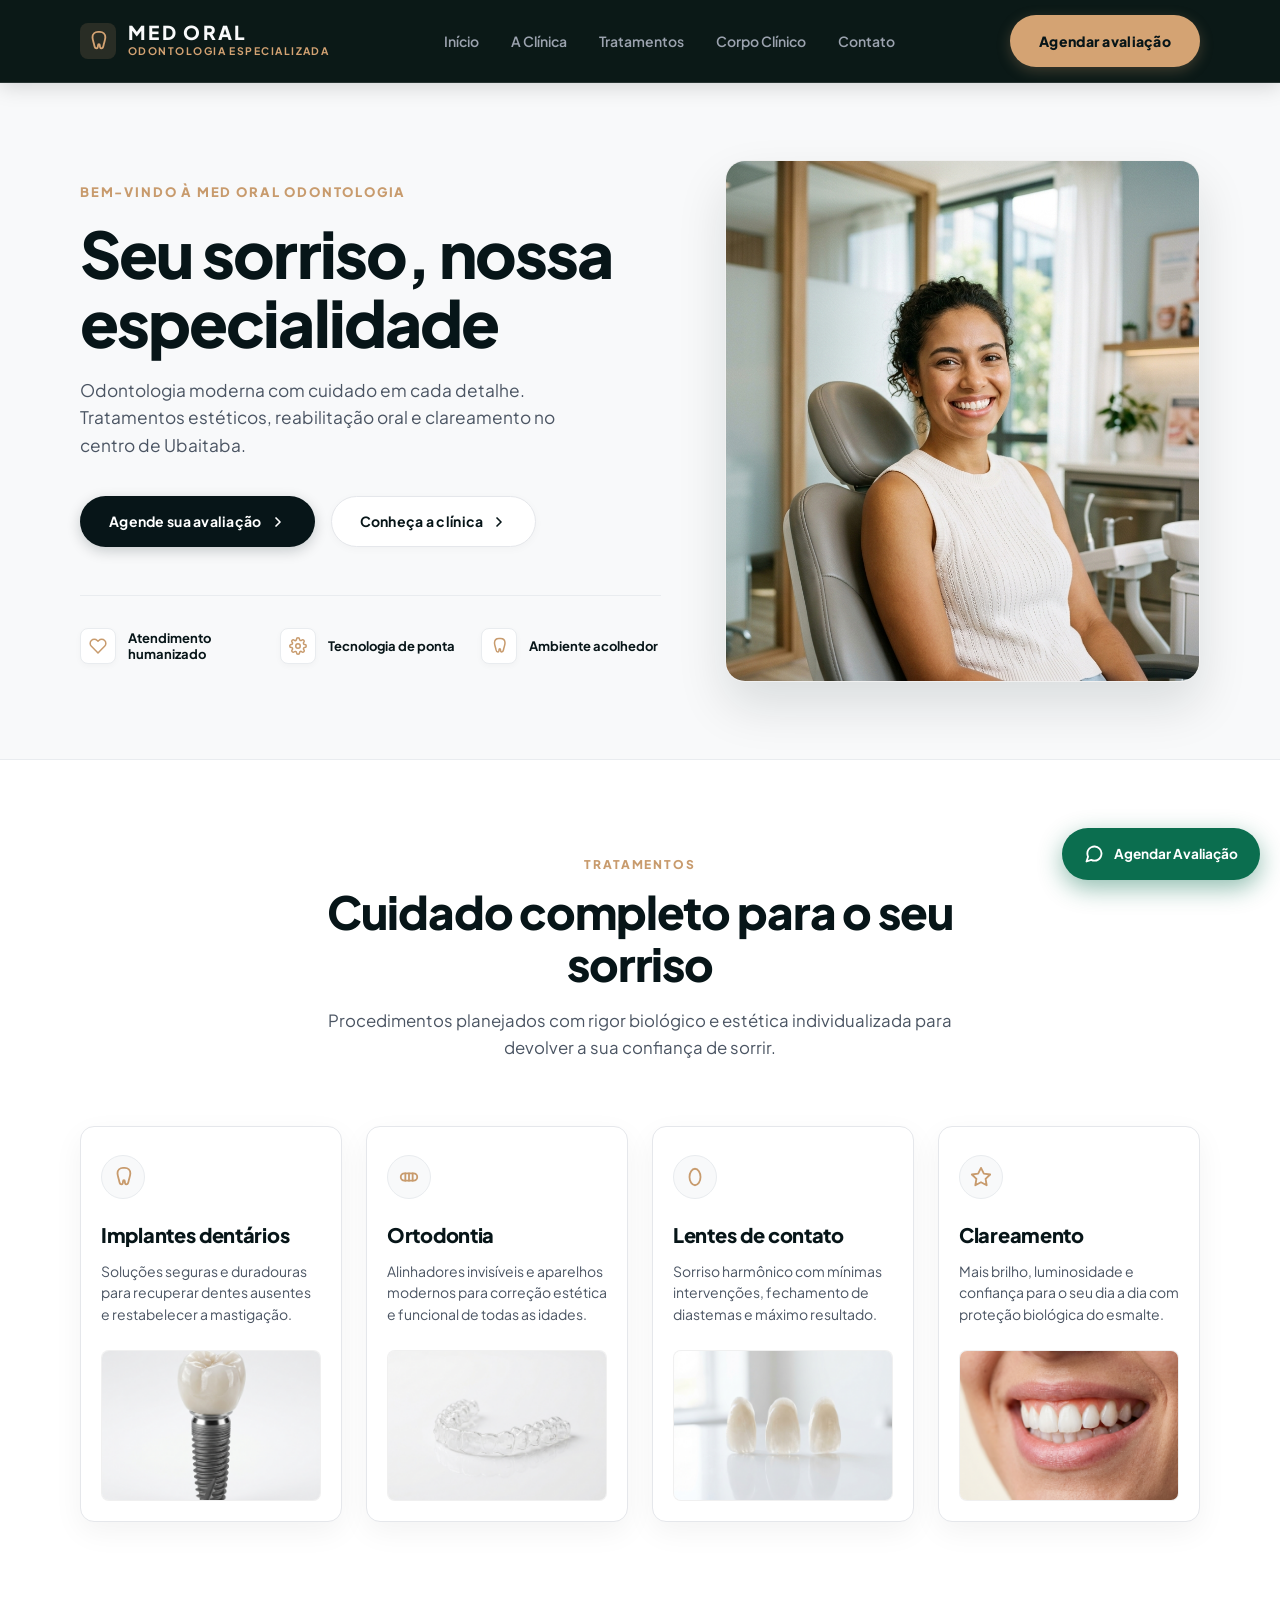
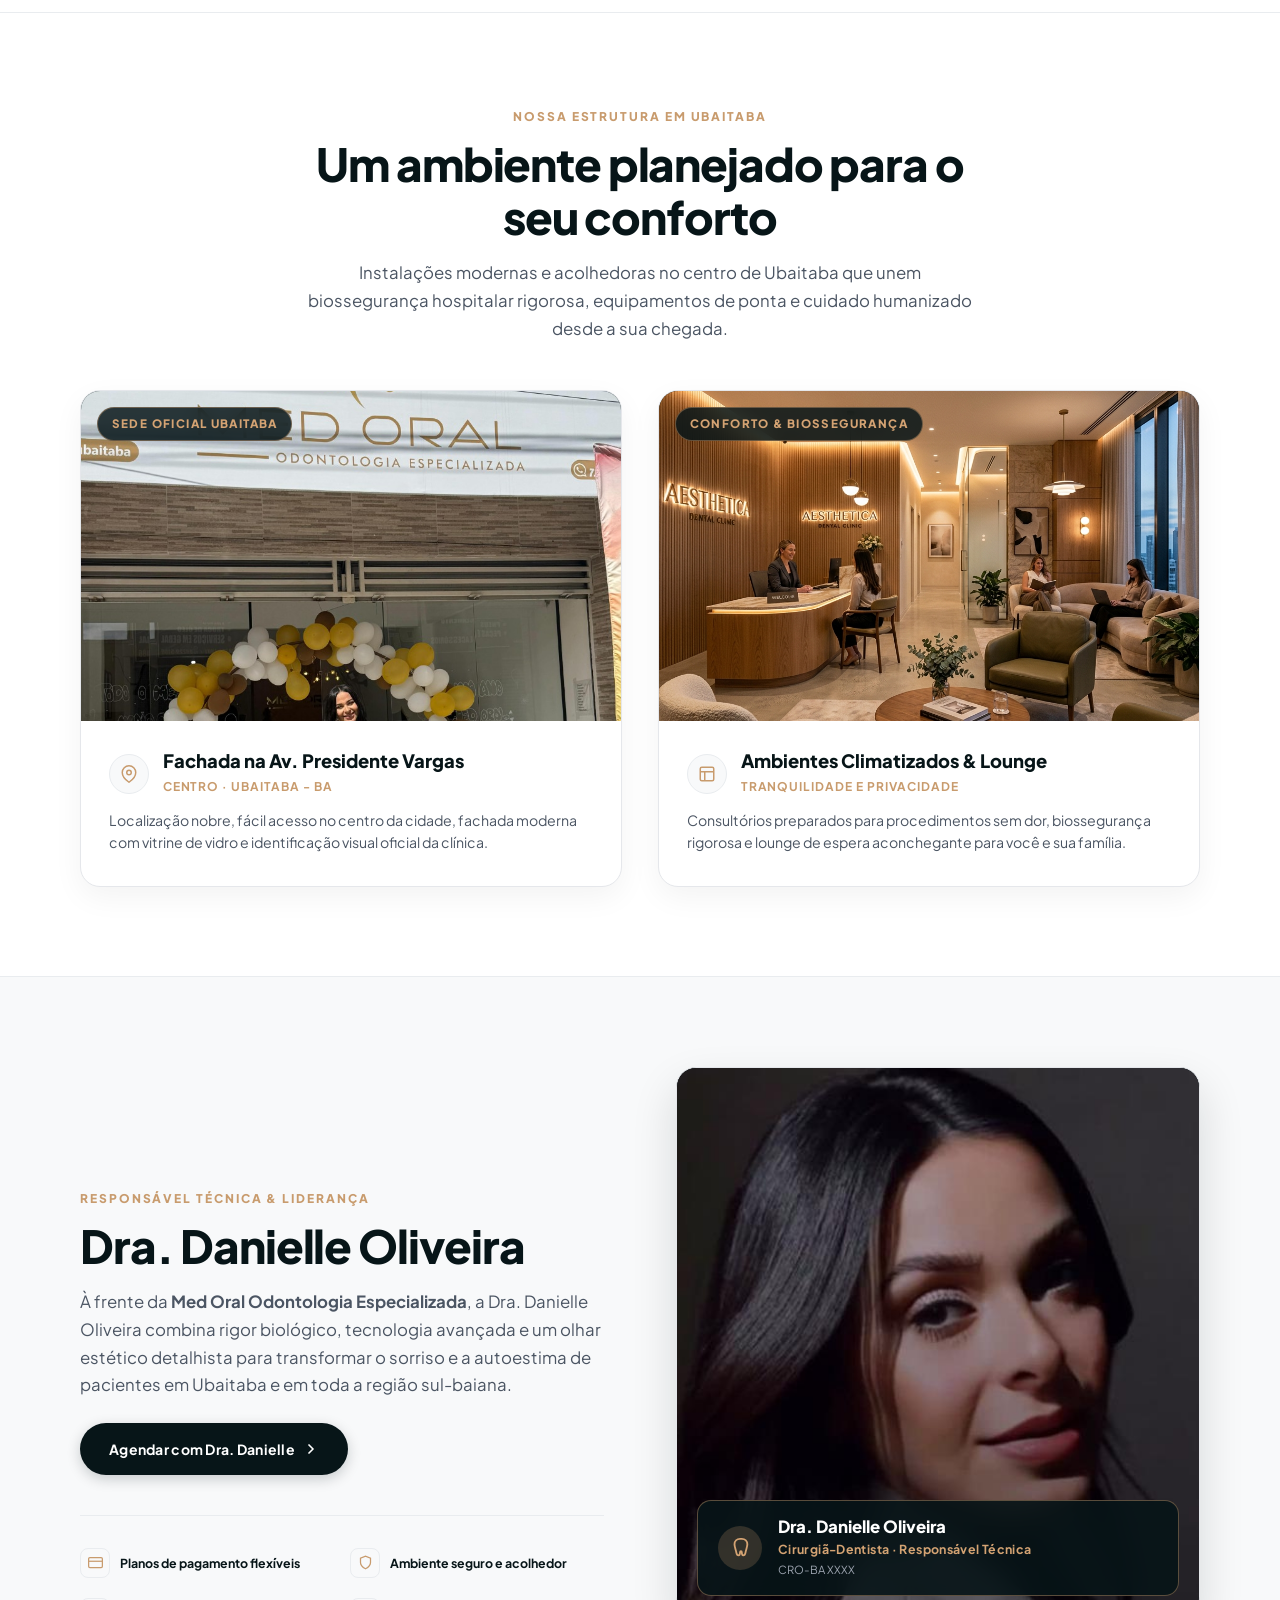
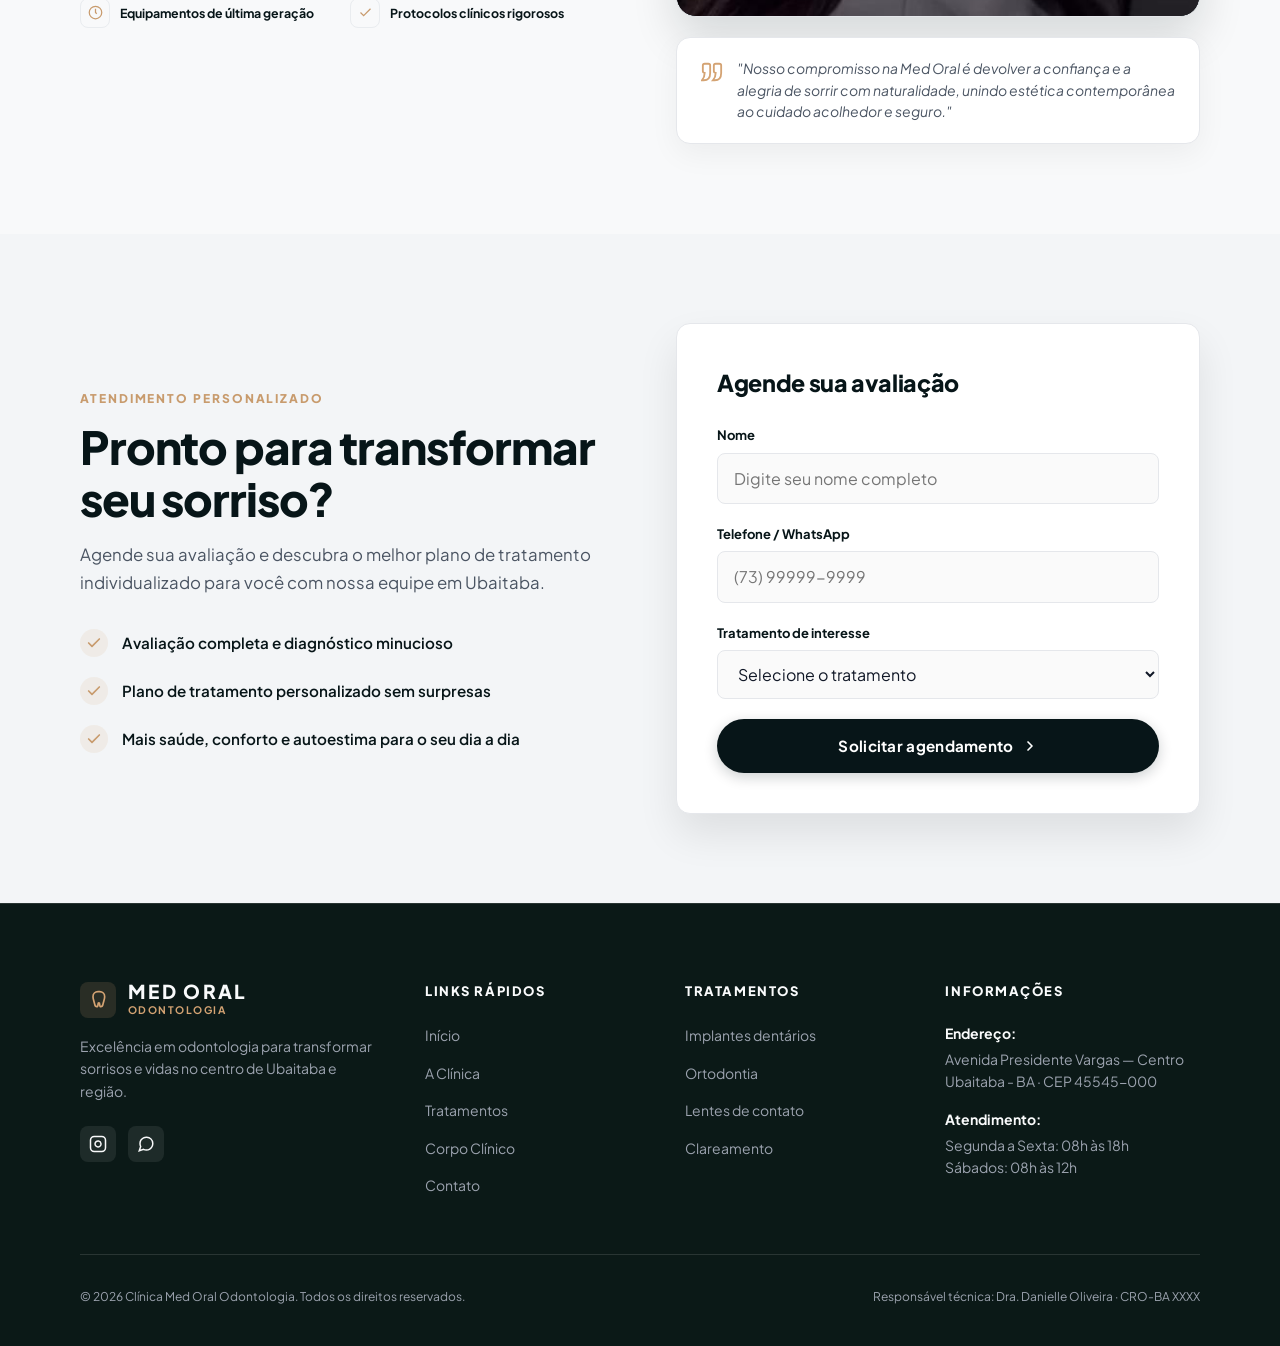
<file: index.html>
<!DOCTYPE html>
<html lang="pt-BR">
<head>
  <meta charset="UTF-8">
  <meta name="viewport" content="width=device-width, initial-scale=1.0">
  <title>Med Oral Odontologia | Ubaitaba - BA</title>
  <meta name="description" content="Med Oral Odontologia Especializada em Ubaitaba (BA). Implantes dentários, ortodontia, lentes de contato e clareamento com cuidado em cada detalhe na Av. Presidente Vargas.">
  
  <!-- OpenGraph / WhatsApp Preview -->
  <meta property="og:title" content="Med Oral Odontologia — Ubaitaba (BA)">
  <meta property="og:description" content="Seu sorriso, nossa especialidade. Odontologia moderna com cuidado em cada detalhe em Ubaitaba.">
  <meta property="og:type" content="website">
  <meta property="og:locale" content="pt_BR">
  <meta property="og:image" content="https://medoral-ubaitaba.vercel.app/hero_patient.jpg">
  <meta property="og:url" content="https://medoral-ubaitaba.vercel.app">

  <!-- Favicon SVG Dente Dourado -->
  <link rel="icon" type="image/svg+xml" href="data:image/svg+xml,<svg xmlns='http://www.w3.org/2000/svg' viewBox='0 0 24 24' fill='%23D4A373'><path d='M12 2C6.48 2 2 6.48 2 12s4.48 10 10 10 10-4.48 10-10S17.52 2 12 2zm-1 14.5v-9l6 4.5-6 4.5z'/></svg>">

  <!-- Google Fonts: Plus Jakarta Sans -->
  <link rel="preconnect" href="https://fonts.googleapis.com">
  <link rel="preconnect" href="https://fonts.gstatic.com" crossorigin>
  <link href="https://fonts.googleapis.com/css2?family=Plus+Jakarta+Sans:wght@400;500;600;700;800&display=swap" rel="stylesheet">

  <link rel="stylesheet" href="styles.css">
</head>
<body>

  <!-- 1. SITE HEADER (TOPO ESCURO NOBRE) -->
  <header class="site-header" role="banner">
    <div class="container header-inner">
      <a href="#inicio" class="brand-link" aria-label="Med Oral Odontologia - Início">
        <div class="brand-icon-box">
          <!-- Ícone Dente Linear Elegante -->
          <svg width="22" height="22" viewBox="0 0 24 24" fill="none" stroke="currentColor" stroke-width="2" stroke-linecap="round" stroke-linejoin="round" aria-hidden="true">
            <path d="M12 2C8.5 2 6 4.5 6 8c0 3 1.5 6 2 9 .4 2.2 1.5 3 2.5 3s1.5-1.2 1.5-3c0-1.5.5-1.5 1-1.5s1 0 1 1.5c0 1.8.5 3 1.5 3s2.1-.8 2.5-3c.5-3 2-6 2-9 0-3.5-2.5-6-6-6z"/>
          </svg>
        </div>
        <div class="brand-text">
          <span class="brand-title">Med Oral</span>
          <span class="brand-sub">Odontologia Especializada</span>
        </div>
      </a>

      <nav class="header-nav" aria-label="Navegação Principal">
        <a href="#inicio" class="nav-link">Início</a>
        <a href="#clinica" class="nav-link">A Clínica</a>
        <a href="#tratamentos" class="nav-link">Tratamentos</a>
        <a href="#especialistas" class="nav-link">Corpo Clínico</a>
        <a href="#contato" class="nav-link">Contato</a>
      </nav>

      <div class="header-actions">
        <a href="#contato" class="btn-lumina btn-lumina--gold header-cta-btn" data-whatsapp-cta data-message="Olá! Gostaria de agendar uma avaliação na Med Oral em Ubaitaba.">
          <span class="btn-text-full">Agendar avaliação</span>
          <span class="btn-text-short">Agendar</span>
        </a>
        <button class="mobile-menu-btn" id="mobile-menu-toggle" aria-label="Abrir menu de navegação" aria-expanded="false" aria-controls="mobile-nav-drawer">
          <span class="hamburger-line"></span>
          <span class="hamburger-line"></span>
          <span class="hamburger-line"></span>
        </button>
      </div>
    </div>

    <!-- PAINEL MENU MOBILE (DRAWER) -->
    <div class="mobile-nav-drawer" id="mobile-nav-drawer" aria-hidden="true">
      <div class="mobile-nav-top">
        <div class="brand-link">
          <div class="brand-icon-box">
            <svg width="20" height="20" viewBox="0 0 24 24" fill="none" stroke="currentColor" stroke-width="2" stroke-linecap="round" stroke-linejoin="round" aria-hidden="true">
              <path d="M12 2C8.5 2 6 4.5 6 8c0 3 1.5 6 2 9 .4 2.2 1.5 3 2.5 3s1.5-1.2 1.5-3c0-1.5.5-1.5 1-1.5s1 0 1 1.5c0 1.8.5 3 1.5 3s2.1-.8 2.5-3c.5-3 2-6 2-9 0-3.5-2.5-6-6-6z"/>
            </svg>
          </div>
          <div class="brand-text">
            <span class="brand-title">Med Oral</span>
            <span class="brand-sub">Ubaitaba (BA)</span>
          </div>
        </div>
        <button class="mobile-nav-close" id="mobile-menu-close" aria-label="Fechar menu de navegação">
          <svg width="24" height="24" viewBox="0 0 24 24" fill="none" stroke="currentColor" stroke-width="2.5" stroke-linecap="round" stroke-linejoin="round" aria-hidden="true">
            <line x1="18" y1="6" x2="6" y2="18"></line>
            <line x1="6" y1="6" x2="18" y2="18"></line>
          </svg>
        </button>
      </div>

      <nav class="mobile-nav-links" aria-label="Navegação Mobile">
        <a href="#inicio" class="mobile-nav-item">
          <span>Início</span>
          <svg width="18" height="18" viewBox="0 0 24 24" fill="none" stroke="currentColor" stroke-width="2.5" aria-hidden="true"><polyline points="9 18 15 12 9 6"></polyline></svg>
        </a>
        <a href="#clinica" class="mobile-nav-item">
          <span>A Clínica</span>
          <svg width="18" height="18" viewBox="0 0 24 24" fill="none" stroke="currentColor" stroke-width="2.5" aria-hidden="true"><polyline points="9 18 15 12 9 6"></polyline></svg>
        </a>
        <a href="#tratamentos" class="mobile-nav-item">
          <span>Tratamentos</span>
          <svg width="18" height="18" viewBox="0 0 24 24" fill="none" stroke="currentColor" stroke-width="2.5" aria-hidden="true"><polyline points="9 18 15 12 9 6"></polyline></svg>
        </a>
        <a href="#especialistas" class="mobile-nav-item">
          <span>Corpo Clínico</span>
          <svg width="18" height="18" viewBox="0 0 24 24" fill="none" stroke="currentColor" stroke-width="2.5" aria-hidden="true"><polyline points="9 18 15 12 9 6"></polyline></svg>
        </a>
        <a href="#contato" class="mobile-nav-item">
          <span>Contato & Agendamento</span>
          <svg width="18" height="18" viewBox="0 0 24 24" fill="none" stroke="currentColor" stroke-width="2.5" aria-hidden="true"><polyline points="9 18 15 12 9 6"></polyline></svg>
        </a>
      </nav>

      <div class="mobile-nav-bottom">
        <a href="#contato" class="btn-lumina btn-lumina--gold btn-lumina--full mobile-nav-cta" data-whatsapp-cta data-message="Olá! Gostaria de agendar uma avaliação na Med Oral em Ubaitaba.">
          <span>Agendar via WhatsApp</span>
          <svg width="18" height="18" viewBox="0 0 24 24" fill="none" stroke="currentColor" stroke-width="2" aria-hidden="true"><path d="M21 11.5a8.38 8.38 0 0 1-.9 3.8 8.5 8.5 0 0 1-7.6 4.7 8.38 8.38 0 0 1-3.8-.9L3 21l1.9-5.7a8.38 8.38 0 0 1-.9-3.8 8.5 8.5 0 0 1 4.7-7.6 8.38 8.38 0 0 1 3.8-.9h.5a8.48 8.48 0 0 1 8 8v.5z"/></svg>
        </a>
        <div class="mobile-nav-meta">
          <p>📍 Av. Presidente Vargas — Centro, Ubaitaba (BA)</p>
          <p>📞 (73) 98109-6738</p>
        </div>
      </div>
    </div>
    <div class="mobile-nav-backdrop" id="mobile-nav-backdrop" aria-hidden="true"></div>
  </header>

  <main id="conteudo-principal">
    
    <!-- 2. HERO SECTION: PADRÃO LUMINA ODONTOLOGIA -->
    <section class="hero-section" id="inicio" aria-label="Apresentação inicial">
      <div class="container hero-grid">
        
        <!-- Coluna da Esquerda: Textos + Ações + Barra de Confiança -->
        <div class="hero-content">
          <span class="hero-tag">Bem-vindo à Med Oral Odontologia</span>

          <h1 class="hero-headline">
            Seu sorriso, nossa especialidade
          </h1>

          <p class="hero-subtitle">
            Odontologia moderna com cuidado em cada detalhe. Tratamentos estéticos, reabilitação oral e clareamento no centro de Ubaitaba.
          </p>

          <div class="hero-actions">
            <a href="#contato" class="btn-lumina btn-lumina--primary" data-whatsapp-cta data-message="Olá! Quero agendar uma avaliação estética na Med Oral Ubaitaba.">
              <span>Agende sua avaliação</span>
              <svg width="16" height="16" viewBox="0 0 24 24" fill="none" stroke="currentColor" stroke-width="2.5" stroke-linecap="round" stroke-linejoin="round" aria-hidden="true">
                <polyline points="9 18 15 12 9 6"></polyline>
              </svg>
            </a>

            <a href="#clinica" class="btn-lumina btn-lumina--outline">
              <span>Conheça a clínica</span>
              <svg width="16" height="16" viewBox="0 0 24 24" fill="none" stroke="currentColor" stroke-width="2.5" stroke-linecap="round" stroke-linejoin="round" aria-hidden="true">
                <polyline points="9 18 15 12 9 6"></polyline>
              </svg>
            </a>
          </div>

          <!-- Barra de Confiança Inferior do Hero -->
          <div class="hero-trust-bar">
            <div class="hero-trust-item">
              <div class="hero-trust-icon">
                <svg width="18" height="18" viewBox="0 0 24 24" fill="none" stroke="currentColor" stroke-width="2" stroke-linecap="round" stroke-linejoin="round" aria-hidden="true">
                  <path d="M20.84 4.61a5.5 5.5 0 0 0-7.78 0L12 5.67l-1.06-1.06a5.5 5.5 0 0 0-7.78 7.78l1.06 1.06L12 21.23l7.78-7.78 1.06-1.06a5.5 5.5 0 0 0 0-7.78z"></path>
                </svg>
              </div>
              <span class="hero-trust-text">Atendimento humanizado</span>
            </div>

            <div class="hero-trust-item">
              <div class="hero-trust-icon">
                <svg width="18" height="18" viewBox="0 0 24 24" fill="none" stroke="currentColor" stroke-width="2" stroke-linecap="round" stroke-linejoin="round" aria-hidden="true">
                  <circle cx="12" cy="12" r="3"></circle>
                  <path d="M19.4 15a1.65 1.65 0 0 0 .33 1.82l.06.06a2 2 0 0 1 0 2.83 2 2 0 0 1-2.83 0l-.06-.06a1.65 1.65 0 0 0-1.82-.33 1.65 1.65 0 0 0-1 1.51V21a2 2 0 0 1-2 2 2 2 0 0 1-2-2v-.09A1.65 1.65 0 0 0 9 19.4a1.65 1.65 0 0 0-1.82.33l-.06.06a2 2 0 0 1-2.83 0 2 2 0 0 1 0-2.83l.06-.06a1.65 1.65 0 0 0 .33-1.82 1.65 1.65 0 0 0-1.51-1H3a2 2 0 0 1-2-2 2 2 0 0 1 2-2h.09A1.65 1.65 0 0 0 4.6 9a1.65 1.65 0 0 0-.33-1.82l-.06-.06a2 2 0 0 1 0-2.83 2 2 0 0 1 2.83 0l.06.06a1.65 1.65 0 0 0 1.82.33H9a1.65 1.65 0 0 0 1-1.51V3a2 2 0 0 1 2-2 2 2 0 0 1 2 2v.09a1.65 1.65 0 0 0 1 1.51 1.65 1.65 0 0 0 1.82-.33l.06-.06a2 2 0 0 1 2.83 0 2 2 0 0 1 0 2.83l-.06.06a1.65 1.65 0 0 0-.33 1.82V9a1.65 1.65 0 0 0 1.51 1H21a2 2 0 0 1 2 2 2 2 0 0 1-2 2h-.09a1.65 1.65 0 0 0-1.51 1z"></path>
                </svg>
              </div>
              <span class="hero-trust-text">Tecnologia de ponta</span>
            </div>

            <div class="hero-trust-item">
              <div class="hero-trust-icon">
                <svg width="18" height="18" viewBox="0 0 24 24" fill="none" stroke="currentColor" stroke-width="2" stroke-linecap="round" stroke-linejoin="round" aria-hidden="true">
                  <path d="M12 2C8.5 2 6 4.5 6 8c0 3 1.5 6 2 9 .4 2.2 1.5 3 2.5 3s1.5-1.2 1.5-3c0-1.5.5-1.5 1-1.5s1 0 1 1.5c0 1.8.5 3 1.5 3s2.1-.8 2.5-3c.5-3 2-6 2-9 0-3.5-2.5-6-6-6z"/>
                </svg>
              </div>
              <span class="hero-trust-text">Ambiente acolhedor</span>
            </div>
          </div>
        </div>

        <!-- Coluna da Direita: Foto da Paciente Sorrindo (Idêntica à Referência) -->
        <div class="hero-media">
          <div class="hero-photo-wrapper">
            <picture>
              <source media="(max-width: 768px)" srcset="hero_patient-mobile.jpg">
              <img 
                src="hero_patient.jpg" 
                alt="Paciente da Med Oral sorrindo com dentes brancos e saudáveis em consultório odontológico moderno" 
                class="hero-photo-img"
                width="600"
                height="660"
                loading="eager"
                fetchpriority="high"
              >
            </picture>
          </div>
        </div>

      </div>
    </section>

    <!-- 3. SEÇÃO TRATAMENTOS (4 CARDS VERTICAIS COM FOTO NO RODAPÉ) -->
    <section class="section-padding" id="tratamentos" aria-label="Tratamentos odontológicos">
      <div class="container">
        
        <div class="section-header-center">
          <span class="section-tag">Tratamentos</span>
          <h2 class="section-title">Cuidado completo para o seu sorriso</h2>
          <p class="section-desc">
            Procedimentos planejados com rigor biológico e estética individualizada para devolver a sua confiança de sorrir.
          </p>
        </div>

        <div class="treatments-grid">
          
          <!-- Card 1: Implantes -->
          <article class="treatment-card">
            <div>
              <div class="treatment-icon-wrap" aria-hidden="true">
                <svg width="22" height="22" viewBox="0 0 24 24" fill="none" stroke="currentColor" stroke-width="2" stroke-linecap="round" stroke-linejoin="round">
                  <path d="M12 2C8.5 2 6 4.5 6 8c0 3 1.5 6 2 9 .4 2.2 1.5 3 2.5 3s1.5-1.2 1.5-3c0-1.5.5-1.5 1-1.5s1 0 1 1.5c0 1.8.5 3 1.5 3s2.1-.8 2.5-3c.5-3 2-6 2-9 0-3.5-2.5-6-6-6z"/>
                </svg>
              </div>
              <h3 class="treatment-title">Implantes dentários</h3>
              <p class="treatment-desc">Soluções seguras e duradouras para recuperar dentes ausentes e restabelecer a mastigação.</p>
            </div>
            <div class="treatment-image-box">
              <picture>
                <source media="(max-width: 768px)" srcset="treatment_implant-mobile.jpg">
                <img src="treatment_implant.jpg" alt="Implante dentário em titânio e coroa cerâmica estética" loading="lazy" width="480" height="330">
              </picture>
            </div>
          </article>

          <!-- Card 2: Ortodontia -->
          <article class="treatment-card">
            <div>
              <div class="treatment-icon-wrap" aria-hidden="true">
                <svg width="22" height="22" viewBox="0 0 24 24" fill="none" stroke="currentColor" stroke-width="2" stroke-linecap="round" stroke-linejoin="round">
                  <rect x="3" y="8" width="18" height="8" rx="4"></rect>
                  <line x1="8" y1="8" x2="8" y2="16"></line>
                  <line x1="12" y1="8" x2="12" y2="16"></line>
                  <line x1="16" y1="8" x2="16" y2="16"></line>
                </svg>
              </div>
              <h3 class="treatment-title">Ortodontia</h3>
              <p class="treatment-desc">Alinhadores invisíveis e aparelhos modernos para correção estética e funcional de todas as idades.</p>
            </div>
            <div class="treatment-image-box">
              <picture>
                <source media="(max-width: 768px)" srcset="treatment_aligner-mobile.jpg">
                <img src="treatment_aligner.jpg" alt="Alinhador ortodôntico transparente estético" loading="lazy" width="480" height="330">
              </picture>
            </div>
          </article>

          <!-- Card 3: Lentes de Contato -->
          <article class="treatment-card">
            <div>
              <div class="treatment-icon-wrap" aria-hidden="true">
                <svg width="22" height="22" viewBox="0 0 24 24" fill="none" stroke="currentColor" stroke-width="2" stroke-linecap="round" stroke-linejoin="round">
                  <ellipse cx="12" cy="12" rx="6" ry="9"></ellipse>
                </svg>
              </div>
              <h3 class="treatment-title">Lentes de contato</h3>
              <p class="treatment-desc">Sorriso harmônico com mínimas intervenções, fechamento de diastemas e máximo resultado.</p>
            </div>
            <div class="treatment-image-box">
              <picture>
                <source media="(max-width: 768px)" srcset="treatment_veneers-mobile.jpg">
                <img src="treatment_veneers.jpg" alt="Lentes de contato e facetas dentais ultrafinas de porcelana" loading="lazy" width="480" height="330">
              </picture>
            </div>
          </article>

          <!-- Card 4: Clareamento -->
          <article class="treatment-card">
            <div>
              <div class="treatment-icon-wrap" aria-hidden="true">
                <svg width="22" height="22" viewBox="0 0 24 24" fill="none" stroke="currentColor" stroke-width="2" stroke-linecap="round" stroke-linejoin="round">
                  <polygon points="12 2 15.09 8.26 22 9.27 17 14.14 18.18 21.02 12 17.77 5.82 21.02 7 14.14 2 9.27 8.91 8.26 12 2"></polygon>
                </svg>
              </div>
              <h3 class="treatment-title">Clareamento</h3>
              <p class="treatment-desc">Mais brilho, luminosidade e confiança para o seu dia a dia com proteção biológica do esmalte.</p>
            </div>
            <div class="treatment-image-box">
              <picture>
                <source media="(max-width: 768px)" srcset="treatment_whitening-mobile.jpg">
                <img src="treatment_whitening.jpg" alt="Close de lábios e sorriso iluminado pós-clareamento dental" loading="lazy" width="480" height="330">
              </picture>
            </div>
          </article>

        </div>

      </div>
    </section>

    <!-- 4. SEÇÃO "A CLÍNICA & ESTRUTURA REAL EM UBAITABA" -->
    <section class="section-padding clinic-section" id="clinica" aria-label="Espaço e consultório">
      <div class="container">
        
        <div style="text-align: center; max-width: 680px; margin: 0 auto 3rem auto;">
          <span class="section-tag">Nossa Estrutura em Ubaitaba</span>
          <h2 class="section-title">Um ambiente planejado para o seu conforto</h2>
          <p class="section-desc">
            Instalações modernas e acolhedoras no centro de Ubaitaba que unem biossegurança hospitalar rigorosa, equipamentos de ponta e cuidado humanizado desde a sua chegada.
          </p>
        </div>

        <div class="clinic-dual-grid">
          <!-- Card 1: Fachada Real Med Oral -->
          <article class="clinic-card">
            <div class="clinic-card-media">
              <picture>
                <source media="(max-width: 768px)" srcset="fachada-med-oral-mobile.jpg">
                <img src="fachada-med-oral.jpg" alt="Fachada oficial da clínica Med Oral Odontologia Especializada em Ubaitaba" class="fachada-img" loading="lazy" width="600" height="713">
              </picture>
              <span class="clinic-badge">Sede Oficial Ubaitaba</span>
            </div>
            <div class="clinic-card-content">
              <div class="clinic-card-header">
                <div class="clinic-icon-circle" aria-hidden="true">
                  <svg width="18" height="18" viewBox="0 0 24 24" fill="none" stroke="currentColor" stroke-width="2"><path d="M21 10c0 7-9 13-9 13s-9-6-9-13a9 9 0 0 1 18 0z"></path><circle cx="12" cy="10" r="3"></circle></svg>
                </div>
                <div>
                  <h3 class="clinic-card-title">Fachada na Av. Presidente Vargas</h3>
                  <span class="clinic-card-sub">Centro · Ubaitaba - BA</span>
                </div>
              </div>
              <p class="clinic-card-text">
                Localização nobre, fácil acesso no centro da cidade, fachada moderna com vitrine de vidro e identificação visual oficial da clínica.
              </p>
            </div>
          </article>

          <!-- Card 2: Recepção e Consultórios Climatizados -->
          <article class="clinic-card">
            <div class="clinic-card-media">
              <picture>
                <source media="(max-width: 768px)" srcset="clinic_lounge-mobile.jpg">
                <img src="clinic_lounge.jpg" alt="Recepção e sala de espera aconchegante da Med Oral Odontologia" class="lounge-img" loading="lazy" width="640" height="420">
              </picture>
              <span class="clinic-badge">Conforto & Biossegurança</span>
            </div>
            <div class="clinic-card-content">
              <div class="clinic-card-header">
                <div class="clinic-icon-circle" aria-hidden="true">
                  <svg width="18" height="18" viewBox="0 0 24 24" fill="none" stroke="currentColor" stroke-width="2"><rect x="3" y="3" width="18" height="18" rx="2" ry="2"></rect><line x1="3" y1="9" x2="21" y2="9"></line><line x1="9" y1="21" x2="9" y2="9"></line></svg>
                </div>
                <div>
                  <h3 class="clinic-card-title">Ambientes Climatizados & Lounge</h3>
                  <span class="clinic-card-sub">Tranquilidade e Privacidade</span>
                </div>
              </div>
              <p class="clinic-card-text">
                Consultórios preparados para procedimentos sem dor, biossegurança rigorosa e lounge de espera aconchegante para você e sua família.
              </p>
            </div>
          </article>
        </div>

      </div>
    </section>

    <!-- 5. SEÇÃO ESPECIALISTAS (DRA. DANIELLE OLIVEIRA + MÉTRICAS) -->
    <section class="section-padding section-bg-soft" id="especialistas" aria-label="Responsável técnica e corpo clínico">
      <div class="container specialists-grid">
        
        <!-- Coluna da Esquerda: Textos + Cards de Métricas + Diferenciais -->
        <div class="specialists-col-text">
          <span class="section-tag">Responsável Técnica & Liderança</span>
          
          <h2 class="section-title">
            Dra. Danielle Oliveira
          </h2>

          <p class="section-desc">
            À frente da <strong>Med Oral Odontologia Especializada</strong>, a Dra. Danielle Oliveira combina rigor biológico, tecnologia avançada e um olhar estético detalhista para transformar o sorriso e a autoestima de pacientes em Ubaitaba e em toda a região sul-baiana.
          </p>

          <div style="margin-top: 1.5rem;">
            <a href="#contato" class="btn-lumina btn-lumina--primary" data-whatsapp-cta data-message="Olá! Gostaria de agendar uma consulta de avaliação com a Dra. Danielle Oliveira na Med Oral em Ubaitaba.">
              <span>Agendar com Dra. Danielle</span>
              <svg width="16" height="16" viewBox="0 0 24 24" fill="none" stroke="currentColor" stroke-width="2.5" stroke-linecap="round" stroke-linejoin="round" aria-hidden="true">
                <polyline points="9 18 15 12 9 6"></polyline>
              </svg>
            </a>
          </div>

          <!-- MÉTRICAS: reativar só com dados reais confirmados pela clínica -->

          <!-- Barra de 4 Selos / Garantias -->
          <div class="specialists-badges-row">
            <div class="spec-badge-item">
              <div class="spec-badge-icon">
                <svg width="15" height="15" viewBox="0 0 24 24" fill="none" stroke="currentColor" stroke-width="2"><rect x="1" y="4" width="22" height="16" rx="2" ry="2"></rect><line x1="1" y1="10" x2="23" y2="10"></line></svg>
              </div>
              <span class="spec-badge-text">Planos de pagamento flexíveis</span>
            </div>

            <div class="spec-badge-item">
              <div class="spec-badge-icon">
                <svg width="15" height="15" viewBox="0 0 24 24" fill="none" stroke="currentColor" stroke-width="2"><path d="M12 22s8-4 8-10V5l-8-3-8 3v7c0 6 8 10 8 10z"></path></svg>
              </div>
              <span class="spec-badge-text">Ambiente seguro e acolhedor</span>
            </div>

            <div class="spec-badge-item">
              <div class="spec-badge-icon">
                <svg width="15" height="15" viewBox="0 0 24 24" fill="none" stroke="currentColor" stroke-width="2"><circle cx="12" cy="12" r="10"></circle><polyline points="12 6 12 12 14 14"></polyline></svg>
              </div>
              <span class="spec-badge-text">Equipamentos de última geração</span>
            </div>

            <div class="spec-badge-item">
              <div class="spec-badge-icon">
                <svg width="15" height="15" viewBox="0 0 24 24" fill="none" stroke="currentColor" stroke-width="2"><polyline points="20 6 9 17 4 12"></polyline></svg>
              </div>
              <span class="spec-badge-text">Protocolos clínicos rigorosos</span>
            </div>
          </div>
        </div>

        <!-- Coluna da Direita: Foto da Dra. Danielle Oliveira com Badge Flutuante e Citação -->
        <div class="specialists-col-photo">
          <div class="specialist-card-container">
            <div class="specialist-photo-frame">
              <img 
                src="dra-danielle-oliveira.jpg" 
                alt="Dra. Danielle Oliveira, Cirurgiã-Dentista e Responsável Técnica da Med Oral Odontologia Especializada em Ubaitaba" 
                class="specialist-portrait-img"
                loading="lazy"
                width="576"
                height="560"
              >
              <div class="specialist-floating-badge">
                <div class="specialist-floating-avatar" aria-hidden="true">
                  <svg width="22" height="22" viewBox="0 0 24 24" fill="none" stroke="currentColor" stroke-width="2"><path d="M12 2C8.5 2 6 4.5 6 8c0 3 1.5 6 2 9 .4 2.2 1.5 3 2.5 3s1.5-1.2 1.5-3c0-1.5.5-1.5 1-1.5s1 0 1 1.5c0 1.8.5 3 1.5 3s2.1-.8 2.5-3c.5-3 2-6 2-9 0-3.5-2.5-6-6-6z"/></svg>
                </div>
                <div>
                  <div class="specialist-floating-name">Dra. Danielle Oliveira</div>
                  <div class="specialist-floating-role">Cirurgiã-Dentista · Responsável Técnica</div>
                  <div class="specialist-floating-cro">CRO-BA XXXX</div>
                </div>
              </div>
            </div>

            <div class="specialist-quote-box">
              <svg width="22" height="22" viewBox="0 0 24 24" fill="none" stroke="var(--color-accent-gold)" stroke-width="2" class="quote-icon" aria-hidden="true"><path d="M3 21c3 0 7-1 7-8V5c0-1.25-.75-2-2-2H4c-1.25 0-2 .75-2 2v6c0 1.25.75 2 2 2 0 4-1.25 6-3 8z"/><path d="M15 21c3 0 7-1 7-8V5c0-1.25-.75-2-2-2h-4c-1.25 0-2 .75-2 2v6c0 1.25.75 2 2 2 0 4-1.25 6-3 8z"/></svg>
              <p>
                "Nosso compromisso na Med Oral é devolver a confiança e a alegria de sorrir com naturalidade, unindo estética contemporânea ao cuidado acolhedor e seguro."
              </p>
            </div>
          </div>
        </div>

      </div>
    </section>

    <!-- 6. SEÇÃO FORMULÁRIO DE AGENDAMENTO ("PRONTO PARA TRANSFORMAR SEU SORRISO?") -->
    <section class="section-padding section-bg-subtle" id="contato" aria-label="Agendamento de avaliação">
      <div class="container booking-grid">
        
        <!-- Coluna da Esquerda: Chamada + Bullets de Vantagens -->
        <div>
          <span class="section-tag">Atendimento Personalizado</span>
          
          <h2 class="section-title">
            Pronto para transformar seu sorriso?
          </h2>

          <p class="section-desc">
            Agende sua avaliação e descubra o melhor plano de tratamento individualizado para você com nossa equipe em Ubaitaba.
          </p>

          <div class="booking-benefits-list">
            <div class="booking-benefit-item">
              <div class="booking-benefit-icon">
                <svg width="16" height="16" viewBox="0 0 24 24" fill="none" stroke="currentColor" stroke-width="2.5" stroke-linecap="round" stroke-linejoin="round">
                  <polyline points="20 6 9 17 4 12"></polyline>
                </svg>
              </div>
              <span>Avaliação completa e diagnóstico minucioso</span>
            </div>

            <div class="booking-benefit-item">
              <div class="booking-benefit-icon">
                <svg width="16" height="16" viewBox="0 0 24 24" fill="none" stroke="currentColor" stroke-width="2.5" stroke-linecap="round" stroke-linejoin="round">
                  <polyline points="20 6 9 17 4 12"></polyline>
                </svg>
              </div>
              <span>Plano de tratamento personalizado sem surpresas</span>
            </div>

            <div class="booking-benefit-item">
              <div class="booking-benefit-icon">
                <svg width="16" height="16" viewBox="0 0 24 24" fill="none" stroke="currentColor" stroke-width="2.5" stroke-linecap="round" stroke-linejoin="round">
                  <polyline points="20 6 9 17 4 12"></polyline>
                </svg>
              </div>
              <span>Mais saúde, conforto e autoestima para o seu dia a dia</span>
            </div>
          </div>
        </div>

        <!-- Coluna da Direita: Card Flutuante com Formulário Direto para WhatsApp -->
        <div>
          <div class="booking-form-card">
            <h3 class="booking-form-title">Agende sua avaliação</h3>
            
            <form id="booking-form">
              <div class="form-group">
                <label for="form-name" class="form-label">Nome</label>
                <input type="text" id="form-name" class="form-input" placeholder="Digite seu nome completo" required>
              </div>

              <div class="form-group">
                <label for="form-phone" class="form-label">Telefone / WhatsApp</label>
                <input type="tel" id="form-phone" class="form-input" placeholder="(73) 99999-9999" inputmode="tel" autocomplete="tel" required>
              </div>

              <div class="form-group">
                <label for="form-treatment" class="form-label">Tratamento de interesse</label>
                <select id="form-treatment" class="form-select" required>
                  <option value="" disabled selected>Selecione o tratamento</option>
                  <option value="Clareamento Dental">Clareamento Dental</option>
                  <option value="Lentes de Contato & Facetas">Lentes de Contato &amp; Facetas</option>
                  <option value="Ortodontia & Alinhadores">Ortodontia &amp; Alinhadores</option>
                  <option value="Implantes Dentários">Implantes Dentários</option>
                  <option value="Limpeza & Prevenção">Limpeza &amp; Prevenção</option>
                  <option value="Avaliação Completa">Avaliação Completa</option>
                </select>
              </div>

              <button type="submit" class="btn-lumina btn-lumina--primary btn-lumina--full">
                <span>Solicitar agendamento</span>
                <svg width="16" height="16" viewBox="0 0 24 24" fill="none" stroke="currentColor" stroke-width="2.5" stroke-linecap="round" stroke-linejoin="round" aria-hidden="true">
                  <polyline points="9 18 15 12 9 6"></polyline>
                </svg>
              </button>
            </form>
          </div>
        </div>

      </div>
    </section>

  </main>

  <!-- 7. SITE FOOTER (COMPLETO NO PADRÃO LUMINA) -->
  <footer class="site-footer" role="contentinfo">
    <div class="container">
      
      <div class="footer-main-grid">
        
        <!-- Coluna 1: Logo + Sobre + Redes -->
        <div>
          <div class="brand-link" style="margin-bottom: 0.5rem;">
            <div class="brand-icon-box">
              <svg width="20" height="20" viewBox="0 0 24 24" fill="none" stroke="currentColor" stroke-width="2" stroke-linecap="round" stroke-linejoin="round">
                <path d="M12 2C8.5 2 6 4.5 6 8c0 3 1.5 6 2 9 .4 2.2 1.5 3 2.5 3s1.5-1.2 1.5-3c0-1.5.5-1.5 1-1.5s1 0 1 1.5c0 1.8.5 3 1.5 3s2.1-.8 2.5-3c.5-3 2-6 2-9 0-3.5-2.5-6-6-6z"/>
              </svg>
            </div>
            <div class="brand-text">
              <span class="brand-title">Med Oral</span>
              <span class="brand-sub">Odontologia</span>
            </div>
          </div>

          <p class="footer-desc">
            Excelência em odontologia para transformar sorrisos e vidas no centro de Ubaitaba e região.
          </p>

          <div class="footer-social-links">
            <a href="https://instagram.com/medoral.ubaitaba" target="_blank" rel="noopener noreferrer" class="footer-social-icon" aria-label="Instagram da Med Oral">
              <svg width="18" height="18" viewBox="0 0 24 24" fill="none" stroke="currentColor" stroke-width="2"><rect x="2" y="2" width="20" height="20" rx="5" ry="5"></rect><path d="M16 11.37A4 4 0 1 1 12.63 8 4 4 0 0 1 16 11.37z"></path><line x1="17.5" y1="6.5" x2="17.51" y2="6.5"></line></svg>
            </a>
            <a href="https://api.whatsapp.com/send/?phone=5573981096738" target="_blank" rel="noopener noreferrer" class="footer-social-icon" aria-label="WhatsApp da Med Oral">
              <svg width="18" height="18" viewBox="0 0 24 24" fill="none" stroke="currentColor" stroke-width="2"><path d="M21 11.5a8.38 8.38 0 0 1-.9 3.8 8.5 8.5 0 0 1-7.6 4.7 8.38 8.38 0 0 1-3.8-.9L3 21l1.9-5.7a8.38 8.38 0 0 1-.9-3.8 8.5 8.5 0 0 1 4.7-7.6 8.38 8.38 0 0 1 3.8-.9h.5a8.48 8.48 0 0 1 8 8v.5z"/></svg>
            </a>
          </div>
        </div>

        <!-- Coluna 2: Links Rápidos -->
        <div>
          <h4 class="footer-col-title">Links Rápidos</h4>
          <ul class="footer-nav-list">
            <li><a href="#inicio" class="footer-nav-link">Início</a></li>
            <li><a href="#clinica" class="footer-nav-link">A Clínica</a></li>
            <li><a href="#tratamentos" class="footer-nav-link">Tratamentos</a></li>
            <li><a href="#especialistas" class="footer-nav-link">Corpo Clínico</a></li>
            <li><a href="#contato" class="footer-nav-link">Contato</a></li>
          </ul>
        </div>

        <!-- Coluna 3: Tratamentos -->
        <div>
          <h4 class="footer-col-title">Tratamentos</h4>
          <ul class="footer-nav-list">
            <li><a href="#tratamentos" class="footer-nav-link">Implantes dentários</a></li>
            <li><a href="#tratamentos" class="footer-nav-link">Ortodontia</a></li>
            <li><a href="#tratamentos" class="footer-nav-link">Lentes de contato</a></li>
            <li><a href="#tratamentos" class="footer-nav-link">Clareamento</a></li>
          </ul>
        </div>

        <!-- Coluna 4: Informações de Ubaitaba -->
        <div>
          <h4 class="footer-col-title">Informações</h4>
          <div class="footer-info-item">
            <strong>Endereço:</strong>
            Avenida Presidente Vargas — Centro<br>Ubaitaba - BA · CEP 45545-000
          </div>
          <div class="footer-info-item">
            <strong>Atendimento:</strong>
            Segunda a Sexta: 08h às 18h<br>Sábados: 08h às 12h
          </div>
        </div>

      </div>

      <!-- Barra Inferior de Direitos -->
      <div class="footer-bottom-bar">
        <div>&copy; 2026 Clínica Med Oral Odontologia. Todos os direitos reservados.</div>
        <div>Responsável técnica: Dra. Danielle Oliveira · CRO-BA XXXX</div>
      </div>

    </div>
  </footer>

  <!-- BOTÃO FLUTUANTE WHATSAPP -->
  <a href="#" class="floating-whatsapp" aria-label="Agendar consulta no WhatsApp" data-whatsapp-cta data-message="Olá! Estou no site da Med Oral e gostaria de agendar uma avaliação em Ubaitaba.">
    <svg width="20" height="20" viewBox="0 0 24 24" fill="none" stroke="currentColor" stroke-width="2.2" stroke-linecap="round" stroke-linejoin="round" aria-hidden="true">
      <path d="M21 11.5a8.38 8.38 0 0 1-.9 3.8 8.5 8.5 0 0 1-7.6 4.7 8.38 8.38 0 0 1-3.8-.9L3 21l1.9-5.7a8.38 8.38 0 0 1-.9-3.8 8.5 8.5 0 0 1 4.7-7.6 8.38 8.38 0 0 1 3.8-.9h.5a8.48 8.48 0 0 1 8 8v.5z"/>
    </svg>
    <span>Agendar Avaliação</span>
  </a>

  <script src="app.js"></script>
</body>
</html>
</file>
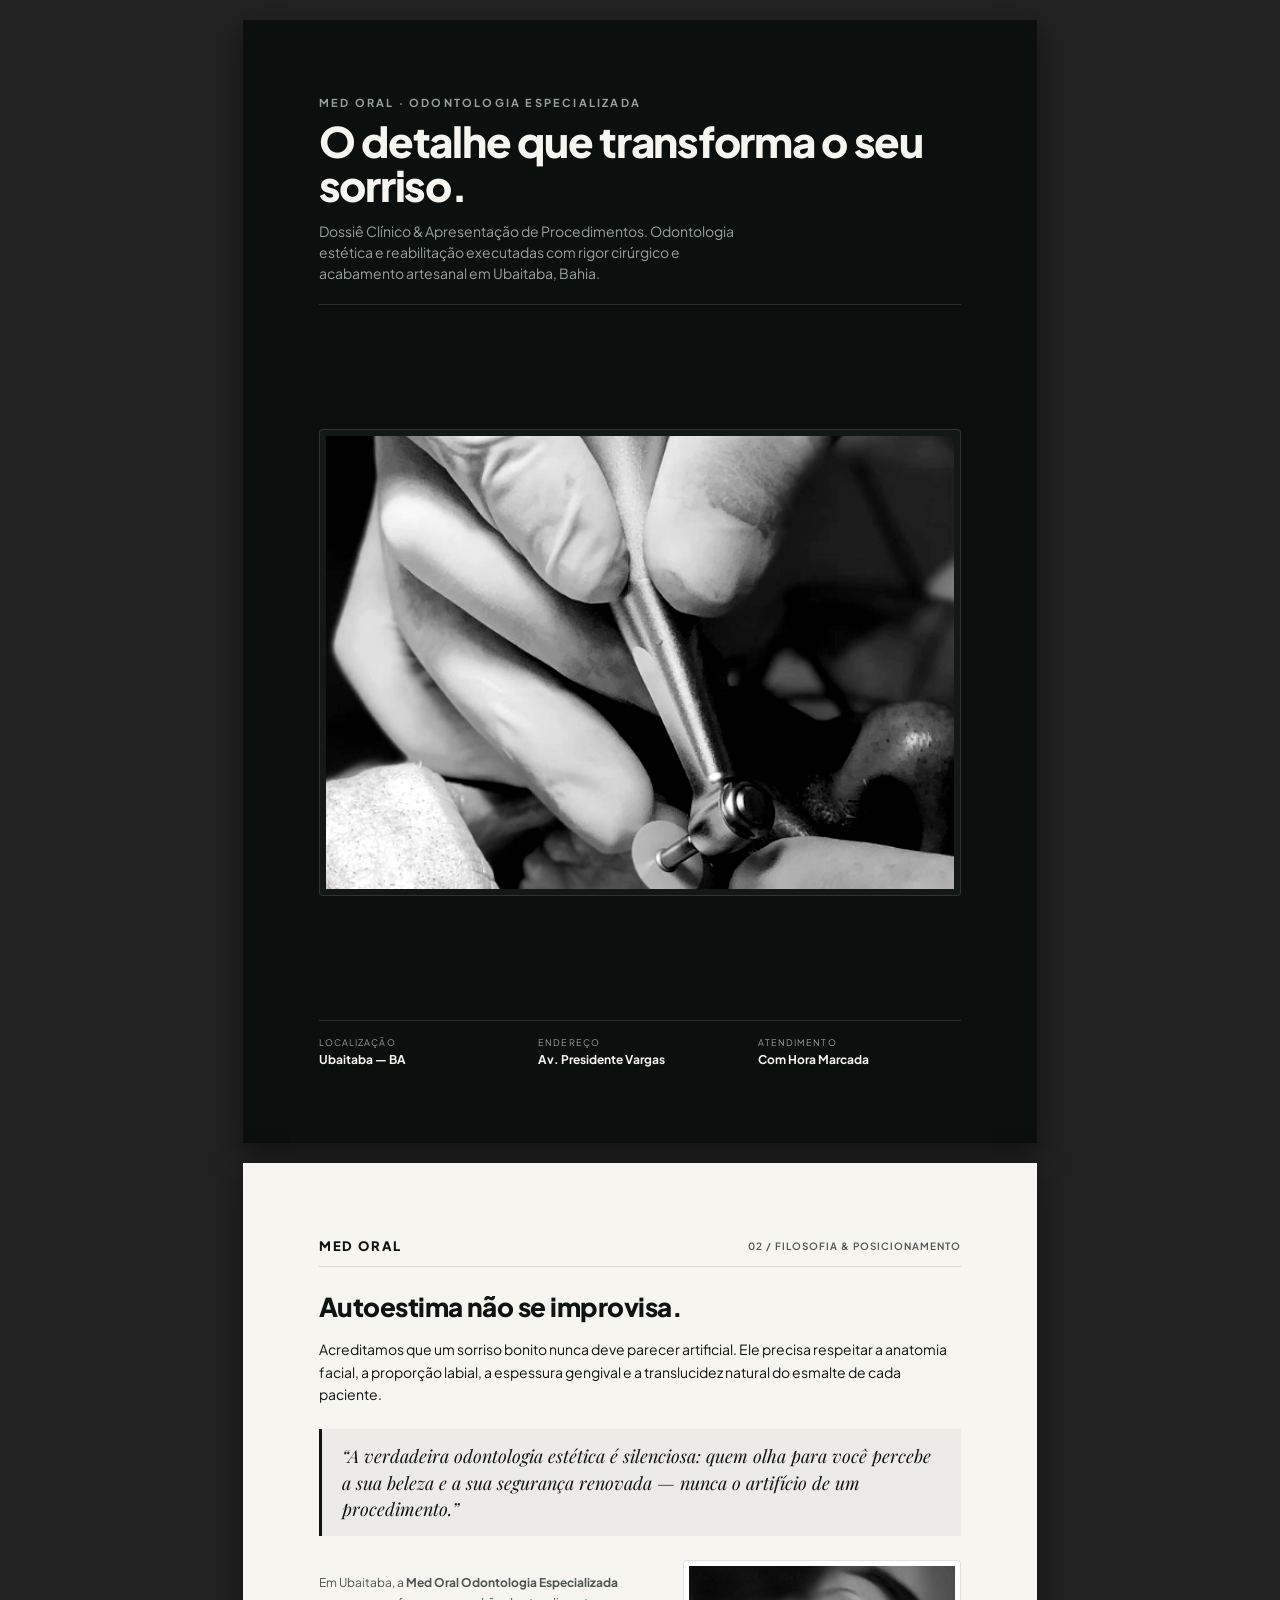
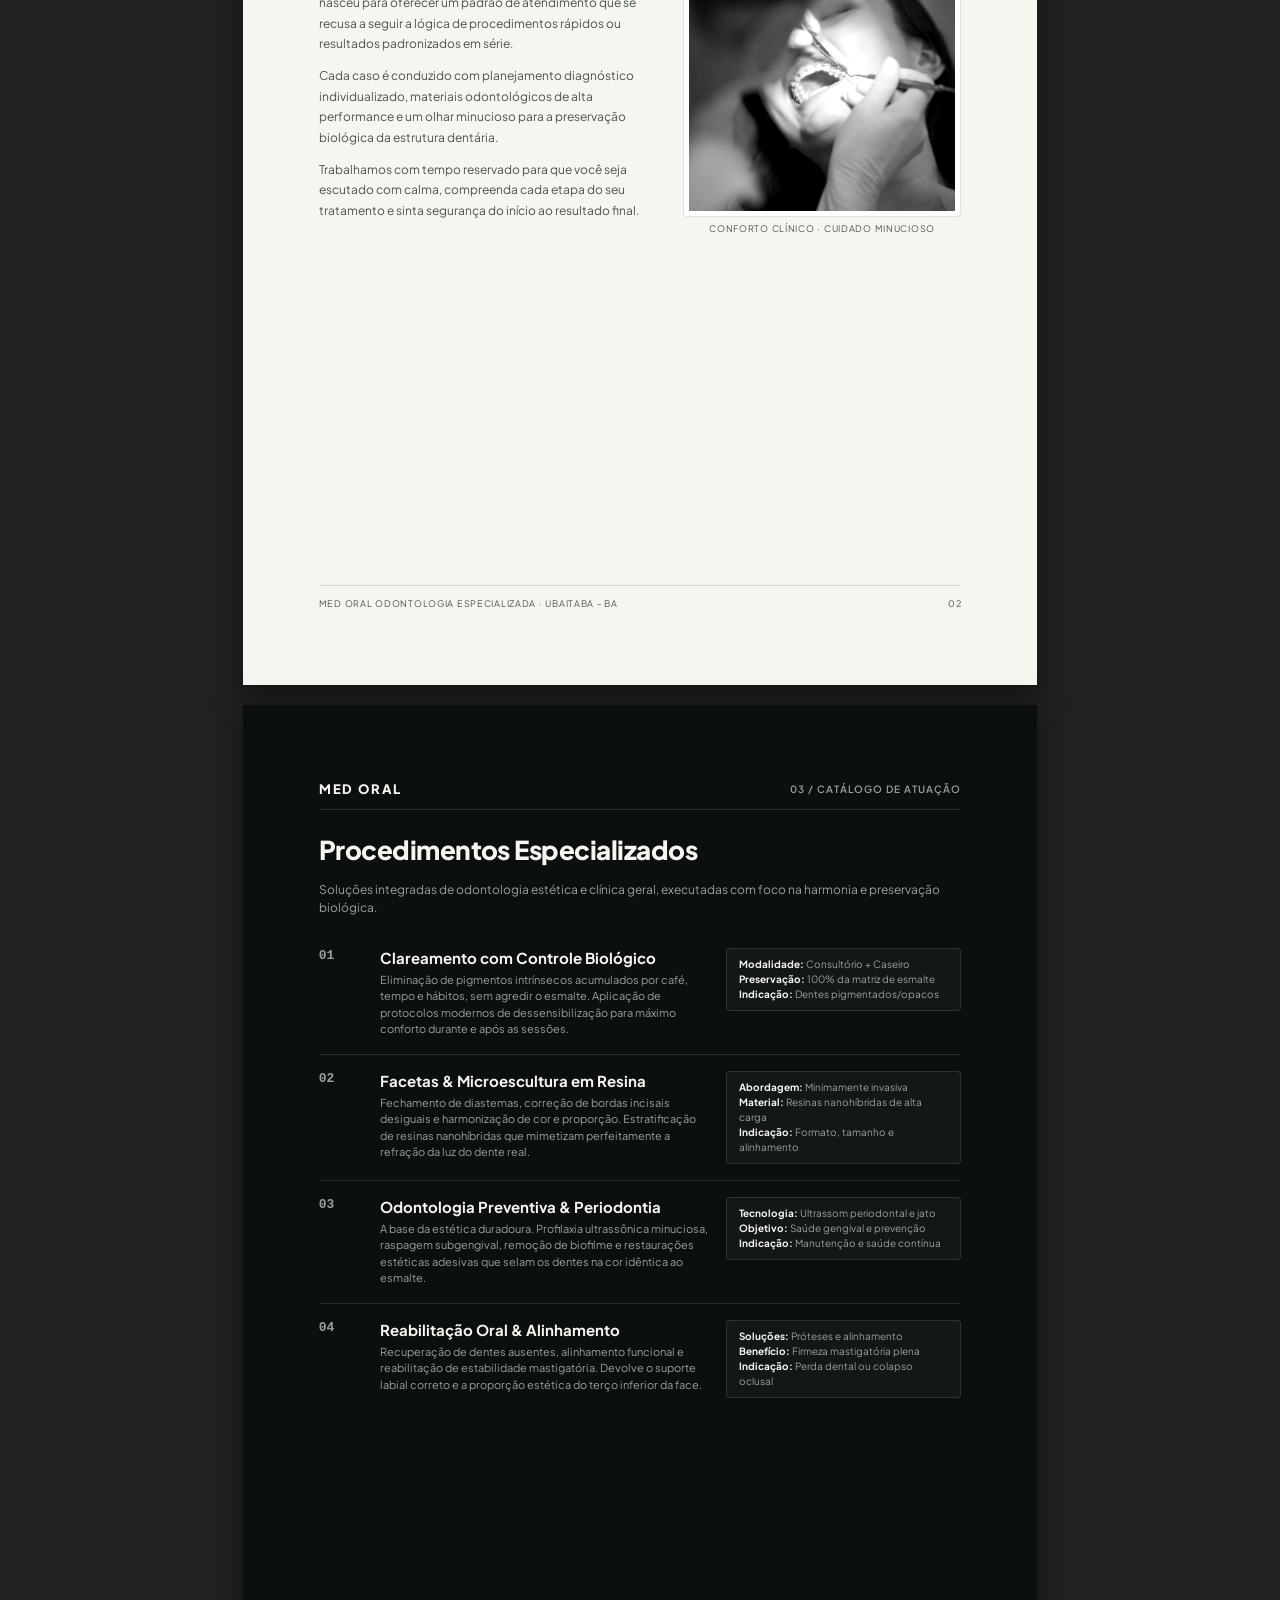
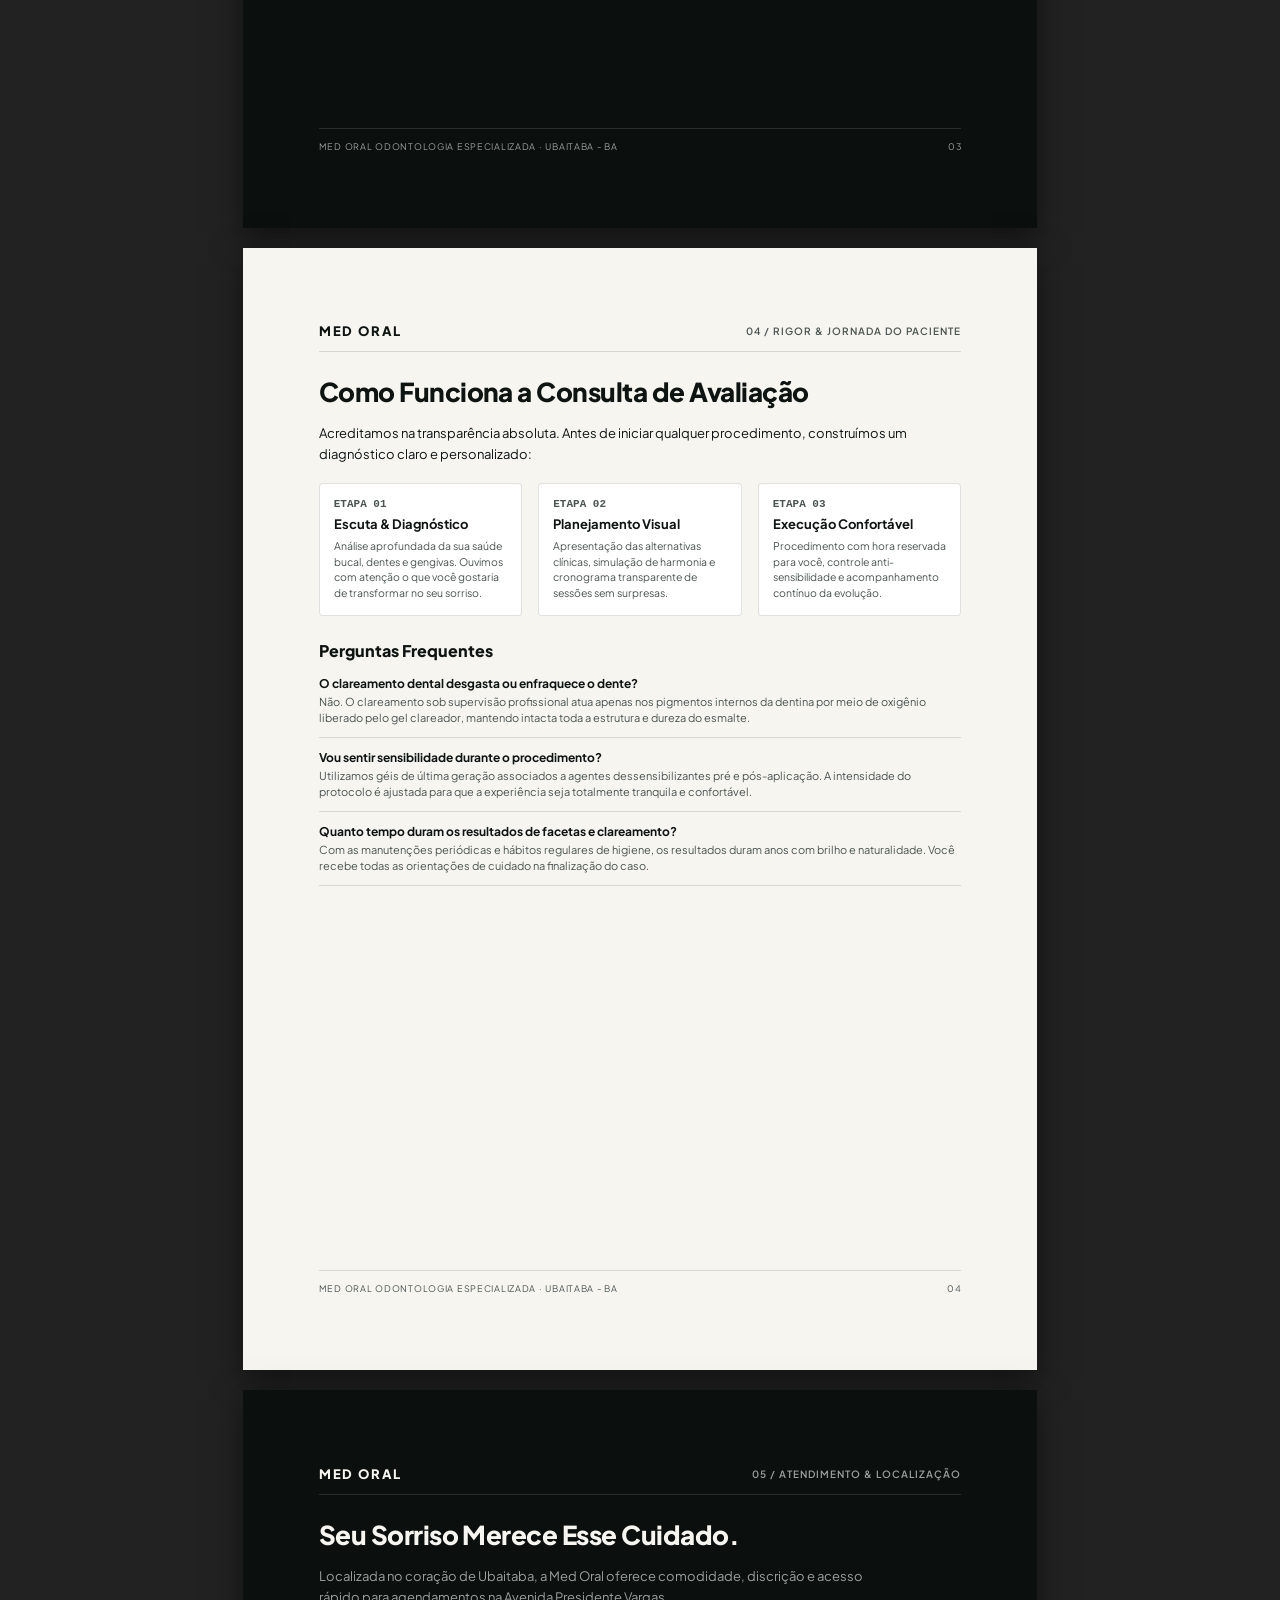
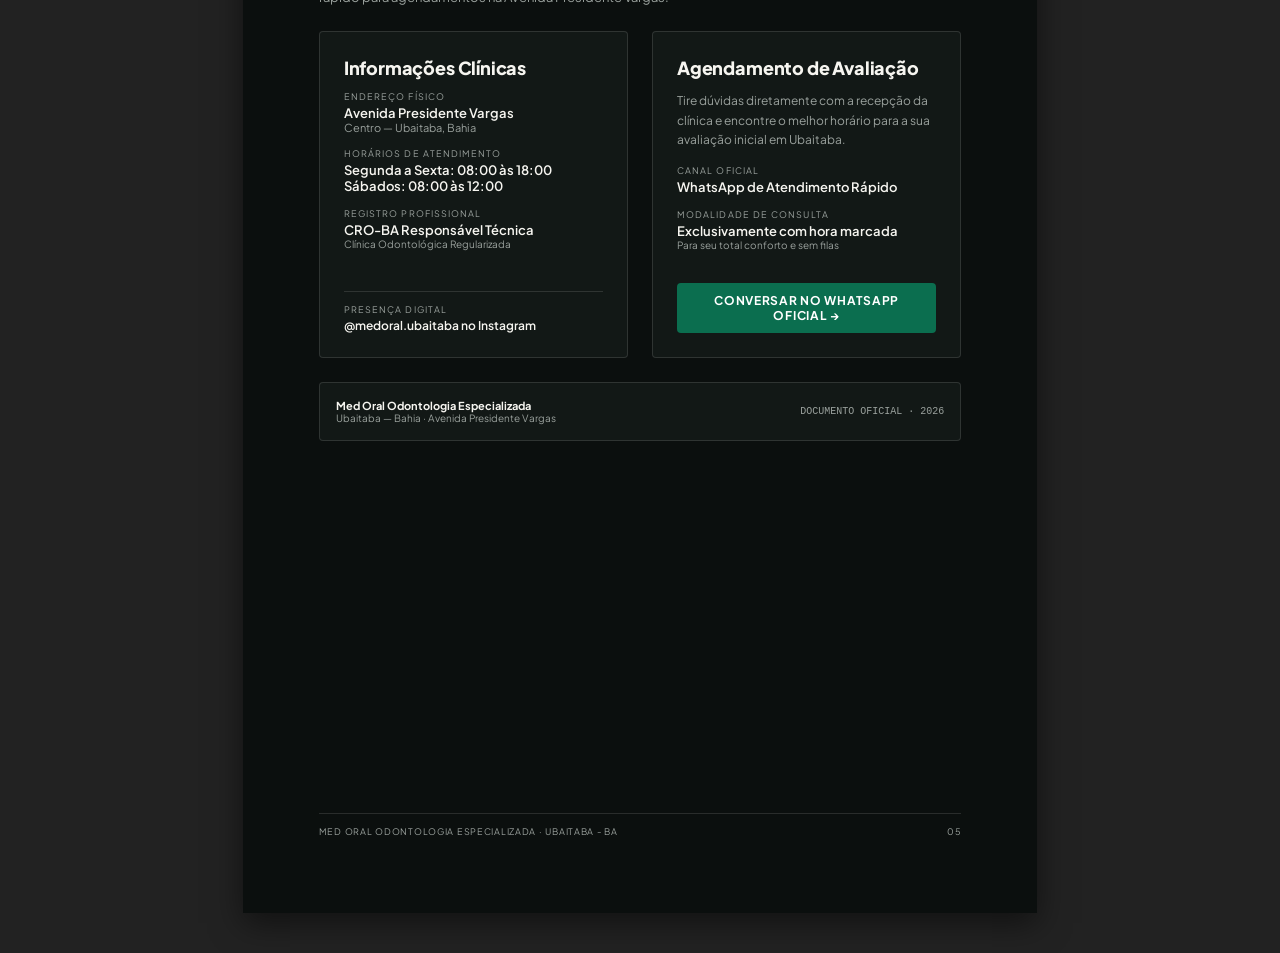
<file: apresentacao-medoral.html>
<!DOCTYPE html>
<html lang="pt-BR">
<head>
  <meta charset="UTF-8">
  <title>Med Oral — Dossiê de Apresentação Oficial | Ubaitaba (BA)</title>
  
  <!-- Google Fonts: Plus Jakarta Sans & Playfair Display -->
  <link rel="preconnect" href="https://fonts.googleapis.com">
  <link rel="preconnect" href="https://fonts.gstatic.com" crossorigin>
  <link href="https://fonts.googleapis.com/css2?family=Playfair+Display:ital,wght@0,500;0,700;1,500&family=Plus+Jakarta+Sans:wght@400;500;600;700;800&display=swap" rel="stylesheet">

  <style>
    /* RESET & PRINT CONFIGURATION */
    *, *::before, *::after {
      box-sizing: border-box;
      margin: 0;
      padding: 0;
    }

    @page {
      size: A4 portrait;
      margin: 0;
    }

    @media print {
      body {
        -webkit-print-color-adjust: exact !important;
        print-color-adjust: exact !important;
      }
      .page {
        page-break-after: always;
        break-after: page;
        margin: 0 !important;
        box-shadow: none !important;
      }
    }

    :root {
      --bg-dark: #0B0F0E;
      --surface-dark: #121816;
      --text-dark: #F6F5F0;
      --text-muted: #9AA19D;
      --border-dark: rgba(255, 255, 255, 0.12);
      --bg-light: #F6F5F0;
      --text-light: #0E1412;
      --text-light-muted: #4A5450;
      --border-light: rgba(11, 15, 14, 0.12);
      --accent-amber: #D4A373;
      --accent-petrol: #0E7467;
      --accent-green: #0B6E4F;
    }

    body {
      font-family: 'Plus Jakarta Sans', -apple-system, sans-serif;
      background-color: #222;
      color: var(--text-dark);
      display: flex;
      flex-direction: column;
      align-items: center;
      padding: 20px 0;
    }

    /* PÁGINA A4 PADRÃO (210mm x 297mm) */
    .page {
      width: 210mm;
      height: 297mm;
      background-color: var(--bg-dark);
      position: relative;
      overflow: hidden;
      display: flex;
      flex-direction: column;
      padding: 20mm;
      margin-bottom: 20px;
      box-shadow: 0 10px 30px rgba(0, 0, 0, 0.5);
    }

    .page--light {
      background-color: var(--bg-light);
      color: var(--text-light);
    }

    /* HEADER & FOOTER FIXOS POR PÁGINA */
    .doc-header {
      display: flex;
      align-items: center;
      justify-content: space-between;
      border-bottom: 1px solid var(--border-dark);
      padding-bottom: 12px;
      margin-bottom: 24px;
    }

    .page--light .doc-header {
      border-bottom-color: var(--border-light);
    }

    .doc-brand {
      font-size: 13px;
      font-weight: 800;
      letter-spacing: 0.14em;
      text-transform: uppercase;
    }

    .doc-meta {
      font-size: 10px;
      font-weight: 600;
      letter-spacing: 0.1em;
      text-transform: uppercase;
      color: var(--text-muted);
    }

    .page--light .doc-meta {
      color: var(--text-light-muted);
    }

    .doc-footer {
      margin-top: auto;
      display: flex;
      align-items: center;
      justify-content: space-between;
      border-top: 1px solid var(--border-dark);
      padding-top: 12px;
      font-size: 9px;
      letter-spacing: 0.08em;
      text-transform: uppercase;
      color: var(--text-muted);
    }

    .page--light .doc-footer {
      border-top-color: var(--border-light);
      color: var(--text-light-muted);
    }

    /* PÁGINA 1: CAPA EDITORIAL */
    .cover-container {
      display: flex;
      flex-direction: column;
      height: 100%;
      justify-content: space-between;
    }

    .cover-top {
      border-bottom: 1px solid var(--border-dark);
      padding-bottom: 20px;
    }

    .cover-tagline {
      font-size: 11px;
      font-weight: 700;
      letter-spacing: 0.2em;
      text-transform: uppercase;
      color: var(--text-muted);
      margin-bottom: 10px;
    }

    .cover-title {
      font-size: 42px;
      font-weight: 800;
      line-height: 1.05;
      letter-spacing: -0.03em;
      margin-bottom: 14px;
    }

    .cover-subtitle {
      font-size: 14px;
      line-height: 1.5;
      color: var(--text-muted);
      max-width: 440px;
    }

    .cover-photo-wrapper {
      margin: 20px 0;
      border: 1px solid var(--border-dark);
      padding: 6px;
      background-color: var(--surface-dark);
      border-radius: 4px;
    }

    .cover-photo {
      width: 100%;
      height: 120mm;
      object-fit: cover;
      filter: grayscale(100%) contrast(120%);
      display: block;
    }

    .cover-bottom {
      display: grid;
      grid-template-columns: 1fr 1fr 1fr;
      gap: 16px;
      border-top: 1px solid var(--border-dark);
      padding-top: 16px;
    }

    .cover-spec-title {
      font-size: 9px;
      text-transform: uppercase;
      letter-spacing: 0.12em;
      color: var(--text-muted);
      margin-bottom: 4px;
    }

    .cover-spec-val {
      font-size: 12px;
      font-weight: 700;
      color: var(--text-dark);
    }

    /* PÁGINA 2: O MANIFESTO & OFÍCIO CLÍNICO */
    .section-title {
      font-size: 26px;
      font-weight: 800;
      letter-spacing: -0.02em;
      margin-bottom: 16px;
      line-height: 1.2;
    }

    .lead-text {
      font-size: 14px;
      line-height: 1.6;
      margin-bottom: 20px;
      color: var(--text-light);
    }

    .quote-box {
      font-family: 'Playfair Display', Georgia, serif;
      font-style: italic;
      font-size: 18px;
      line-height: 1.45;
      border-left: 3px solid var(--text-light);
      padding: 14px 20px;
      margin: 24px 0;
      background-color: rgba(12, 14, 13, 0.04);
    }

    .manifesto-cols {
      display: grid;
      grid-template-columns: 1.1fr 0.9fr;
      gap: 24px;
      margin-top: 20px;
      align-items: center;
    }

    .manifesto-body {
      font-size: 12px;
      line-height: 1.7;
      color: var(--text-light-muted);
    }

    .photo-frame-small {
      border: 1px solid var(--border-light);
      padding: 5px;
      background-color: #FFFFFF;
      border-radius: 4px;
    }

    .photo-frame-small img {
      width: 100%;
      height: 65mm;
      object-fit: cover;
      filter: grayscale(100%) contrast(115%);
      display: block;
    }

    .photo-caption {
      font-size: 9px;
      text-transform: uppercase;
      letter-spacing: 0.08em;
      color: var(--text-light-muted);
      margin-top: 6px;
      text-align: center;
    }

    /* PÁGINA 3: CATÁLOGO TÉCNICO DE PROCEDIMENTOS */
    .catalog-table {
      width: 100%;
      border-collapse: collapse;
      margin-top: 15px;
    }

    .catalog-row {
      border-bottom: 1px solid var(--border-dark);
      padding: 16px 0;
      display: grid;
      grid-template-columns: 45px 1.4fr 1fr;
      gap: 16px;
      align-items: start;
    }

    .catalog-idx {
      font-family: monospace;
      font-size: 13px;
      font-weight: 700;
      color: var(--text-muted);
    }

    .catalog-item-title {
      font-size: 15px;
      font-weight: 700;
      margin-bottom: 5px;
      color: var(--text-dark);
    }

    .catalog-item-desc {
      font-size: 11px;
      line-height: 1.5;
      color: var(--text-muted);
    }

    .catalog-specs-block {
      background-color: var(--surface-dark);
      border: 1px solid var(--border-dark);
      padding: 8px 12px;
      border-radius: 4px;
      font-size: 10px;
      line-height: 1.5;
      color: var(--text-muted);
    }

    .catalog-specs-block strong {
      color: var(--text-dark);
    }

    /* PÁGINA 4: RIGOR, CONSULTA & PERGUNTAS FREQUENTES */
    .steps-container {
      display: grid;
      grid-template-columns: 1fr 1fr 1fr;
      gap: 16px;
      margin: 18px 0 24px 0;
    }

    .step-box {
      border: 1px solid var(--border-light);
      padding: 14px;
      border-radius: 4px;
      background-color: #FFFFFF;
    }

    .step-num {
      font-family: monospace;
      font-size: 11px;
      font-weight: 800;
      color: var(--text-light-muted);
      margin-bottom: 6px;
    }

    .step-name {
      font-size: 13px;
      font-weight: 700;
      color: var(--text-light);
      margin-bottom: 6px;
    }

    .step-desc {
      font-size: 10.5px;
      line-height: 1.5;
      color: var(--text-light-muted);
    }

    .faq-compact-list {
      display: flex;
      flex-direction: column;
      gap: 12px;
      margin-top: 15px;
    }

    .faq-compact-item {
      border-bottom: 1px solid var(--border-light);
      padding-bottom: 10px;
    }

    .faq-compact-q {
      font-size: 12px;
      font-weight: 700;
      color: var(--text-light);
      margin-bottom: 3px;
    }

    .faq-compact-a {
      font-size: 11px;
      line-height: 1.5;
      color: var(--text-light-muted);
    }

    /* PÁGINA 5: LOCALIZAÇÃO & CONTATO OFICIAL */
    .contact-grid {
      display: grid;
      grid-template-columns: 1fr 1fr;
      gap: 24px;
      margin-top: 24px;
    }

    .contact-card {
      border: 1px solid var(--border-dark);
      background-color: var(--surface-dark);
      padding: 24px;
      border-radius: 4px;
      display: flex;
      flex-direction: column;
      justify-content: space-between;
    }

    .contact-card-title {
      font-size: 18px;
      font-weight: 800;
      margin-bottom: 12px;
      letter-spacing: -0.01em;
    }

    .contact-item-row {
      margin-bottom: 14px;
    }

    .contact-label {
      font-size: 9px;
      text-transform: uppercase;
      letter-spacing: 0.12em;
      color: var(--text-muted);
      margin-bottom: 3px;
    }

    .contact-val {
      font-size: 13px;
      font-weight: 600;
      color: var(--text-dark);
    }

    .badge-action {
      background-color: var(--accent-green);
      color: #FFFFFF;
      padding: 10px 16px;
      border-radius: 4px;
      text-align: center;
      font-size: 12px;
      font-weight: 700;
      letter-spacing: 0.06em;
      text-transform: uppercase;
      display: block;
      margin-top: 18px;
      text-decoration: none;
    }
  </style>
</head>
<body>

  <!-- PÁGINA 1: CAPA EDITORIAL -->
  <div class="page" id="page-1">
    <div class="cover-container">
      <div class="cover-top">
        <div class="cover-tagline">Med Oral · Odontologia Especializada</div>
        <h1 class="cover-title">O detalhe que transforma o seu sorriso.</h1>
        <p class="cover-subtitle">
          Dossiê Clínico & Apresentação de Procedimentos. Odontologia estética e reabilitação executadas com rigor cirúrgico e acabamento artesanal em Ubaitaba, Bahia.
        </p>
      </div>

      <div class="cover-photo-wrapper">
        <img src="hero_macro_hires.png" alt="Microescultura dental e polimento clínico em macrofotografia de alto contraste" class="cover-photo">
      </div>

      <div class="cover-bottom">
        <div>
          <div class="cover-spec-title">Localização</div>
          <div class="cover-spec-val">Ubaitaba — BA</div>
        </div>
        <div>
          <div class="cover-spec-title">Endereço</div>
          <div class="cover-spec-val">Av. Presidente Vargas</div>
        </div>
        <div>
          <div class="cover-spec-title">Atendimento</div>
          <div class="cover-spec-val">Com Hora Marcada</div>
        </div>
      </div>
    </div>
  </div>

  <!-- PÁGINA 2: O MANIFESTO CLÍNICO & OFÍCIO -->
  <div class="page page--light" id="page-2">
    <div class="doc-header">
      <span class="doc-brand">MED ORAL</span>
      <span class="doc-meta">02 / Filosofia & Posicionamento</span>
    </div>

    <div>
      <h2 class="section-title">Autoestima não se improvisa.</h2>
      <p class="lead-text">
        Acreditamos que um sorriso bonito nunca deve parecer artificial. Ele precisa respeitar a anatomia facial, a proporção labial, a espessura gengival e a translucidez natural do esmalte de cada paciente.
      </p>

      <div class="quote-box">
        “A verdadeira odontologia estética é silenciosa: quem olha para você percebe a sua beleza e a sua segurança renovada — nunca o artifício de um procedimento.”
      </div>

      <div class="manifesto-cols">
        <div class="manifesto-body">
          <p style="margin-bottom: 12px;">
            Em Ubaitaba, a <strong>Med Oral Odontologia Especializada</strong> nasceu para oferecer um padrão de atendimento que se recusa a seguir a lógica de procedimentos rápidos ou resultados padronizados em série.
          </p>
          <p style="margin-bottom: 12px;">
            Cada caso é conduzido com planejamento diagnóstico individualizado, materiais odontológicos de alta performance e um olhar minucioso para a preservação biológica da estrutura dentária.
          </p>
          <p>
            Trabalhamos com tempo reservado para que você seja escutado com calma, compreenda cada etapa do seu tratamento e sinta segurança do início ao resultado final.
          </p>
        </div>

        <div>
          <div class="photo-frame-small">
            <img src="procedure_patient_hires.jpg" alt="Paciente confortável e acolhida durante procedimento clínico na Med Oral">
          </div>
          <div class="photo-caption">Conforto Clínico · Cuidado Minucioso</div>
        </div>
      </div>
    </div>

    <div class="doc-footer">
      <span>Med Oral Odontologia Especializada · Ubaitaba - BA</span>
      <span>02</span>
    </div>
  </div>

  <!-- PÁGINA 3: CATÁLOGO TÉCNICO DE PROCEDIMENTOS -->
  <div class="page" id="page-3">
    <div class="doc-header">
      <span class="doc-brand">MED ORAL</span>
      <span class="doc-meta">03 / Catálogo de Atuação</span>
    </div>

    <div>
      <h2 class="section-title" style="color: var(--text-dark);">Procedimentos Especializados</h2>
      <p style="font-size: 12px; color: var(--text-muted); line-height: 1.5; margin-bottom: 12px;">
        Soluções integradas de odontologia estética e clínica geral, executadas com foco na harmonia e preservação biológica.
      </p>

      <div class="catalog-table">
        
        <!-- 01: Clareamento -->
        <div class="catalog-row">
          <div class="catalog-idx">01</div>
          <div>
            <div class="catalog-item-title">Clareamento com Controle Biológico</div>
            <div class="catalog-item-desc">
              Eliminação de pigmentos intrínsecos acumulados por café, tempo e hábitos, sem agredir o esmalte. Aplicação de protocolos modernos de dessensibilização para máximo conforto durante e após as sessões.
            </div>
          </div>
          <div class="catalog-specs-block">
            <strong>Modalidade:</strong> Consultório + Caseiro<br>
            <strong>Preservação:</strong> 100% da matriz de esmalte<br>
            <strong>Indicação:</strong> Dentes pigmentados/opacos
          </div>
        </div>

        <!-- 02: Facetas e Resinas -->
        <div class="catalog-row">
          <div class="catalog-idx">02</div>
          <div>
            <div class="catalog-item-title">Facetas & Microescultura em Resina</div>
            <div class="catalog-item-desc">
              Fechamento de diastemas, correção de bordas incisais desiguais e harmonização de cor e proporção. Estratificação de resinas nanohíbridas que mimetizam perfeitamente a refração da luz do dente real.
            </div>
          </div>
          <div class="catalog-specs-block">
            <strong>Abordagem:</strong> Minimamente invasiva<br>
            <strong>Material:</strong> Resinas nanohíbridas de alta carga<br>
            <strong>Indicação:</strong> Formato, tamanho e alinhamento
          </div>
        </div>

        <!-- 03: Prevenção -->
        <div class="catalog-row">
          <div class="catalog-idx">03</div>
          <div>
            <div class="catalog-item-title">Odontologia Preventiva & Periodontia</div>
            <div class="catalog-item-desc">
              A base da estética duradoura. Profilaxia ultrassônica minuciosa, raspagem subgengival, remoção de biofilme e restaurações estéticas adesivas que selam os dentes na cor idêntica ao esmalte.
            </div>
          </div>
          <div class="catalog-specs-block">
            <strong>Tecnologia:</strong> Ultrassom periodontal e jato<br>
            <strong>Objetivo:</strong> Saúde gengival e prevenção<br>
            <strong>Indicação:</strong> Manutenção e saúde contínua
          </div>
        </div>

        <!-- 04: Reabilitação -->
        <div class="catalog-row" style="border-bottom: none;">
          <div class="catalog-idx">04</div>
          <div>
            <div class="catalog-item-title">Reabilitação Oral & Alinhamento</div>
            <div class="catalog-item-desc">
              Recuperação de dentes ausentes, alinhamento funcional e reabilitação de estabilidade mastigatória. Devolve o suporte labial correto e a proporção estética do terço inferior da face.
            </div>
          </div>
          <div class="catalog-specs-block">
            <strong>Soluções:</strong> Próteses e alinhamento<br>
            <strong>Benefício:</strong> Firmeza mastigatória plena<br>
            <strong>Indicação:</strong> Perda dental ou colapso oclusal
          </div>
        </div>

      </div>
    </div>

    <div class="doc-footer">
      <span>Med Oral Odontologia Especializada · Ubaitaba - BA</span>
      <span>03</span>
    </div>
  </div>

  <!-- PÁGINA 4: AVALIAÇÃO & RIGOR CLÍNICO -->
  <div class="page page--light" id="page-4">
    <div class="doc-header">
      <span class="doc-brand">MED ORAL</span>
      <span class="doc-meta">04 / Rigor & Jornada do Paciente</span>
    </div>

    <div>
      <h2 class="section-title">Como Funciona a Consulta de Avaliação</h2>
      <p class="lead-text" style="font-size: 13px; margin-bottom: 12px;">
        Acreditamos na transparência absoluta. Antes de iniciar qualquer procedimento, construímos um diagnóstico claro e personalizado:
      </p>

      <div class="steps-container">
        <div class="step-box">
          <div class="step-num">ETAPA 01</div>
          <div class="step-name">Escuta & Diagnóstico</div>
          <p class="step-desc">
            Análise aprofundada da sua saúde bucal, dentes e gengivas. Ouvimos com atenção o que você gostaria de transformar no seu sorriso.
          </p>
        </div>

        <div class="step-box">
          <div class="step-num">ETAPA 02</div>
          <div class="step-name">Planejamento Visual</div>
          <p class="step-desc">
            Apresentação das alternativas clínicas, simulação de harmonia e cronograma transparente de sessões sem surpresas.
          </p>
        </div>

        <div class="step-box">
          <div class="step-num">ETAPA 03</div>
          <div class="step-name">Execução Confortável</div>
          <p class="step-desc">
            Procedimento com hora reservada para você, controle anti-sensibilidade e acompanhamento contínuo da evolução.
          </p>
        </div>
      </div>

      <h3 style="font-size: 16px; font-weight: 800; margin: 20px 0 10px 0;">Perguntas Frequentes</h3>
      
      <div class="faq-compact-list">
        <div class="faq-compact-item">
          <div class="faq-compact-q">O clareamento dental desgasta ou enfraquece o dente?</div>
          <div class="faq-compact-a">
            Não. O clareamento sob supervisão profissional atua apenas nos pigmentos internos da dentina por meio de oxigênio liberado pelo gel clareador, mantendo intacta toda a estrutura e dureza do esmalte.
          </div>
        </div>

        <div class="faq-compact-item">
          <div class="faq-compact-q">Vou sentir sensibilidade durante o procedimento?</div>
          <div class="faq-compact-a">
            Utilizamos géis de última geração associados a agentes dessensibilizantes pré e pós-aplicação. A intensidade do protocolo é ajustada para que a experiência seja totalmente tranquila e confortável.
          </div>
        </div>

        <div class="faq-compact-item">
          <div class="faq-compact-q">Quanto tempo duram os resultados de facetas e clareamento?</div>
          <div class="faq-compact-a">
            Com as manutenções periódicas e hábitos regulares de higiene, os resultados duram anos com brilho e naturalidade. Você recebe todas as orientações de cuidado na finalização do caso.
          </div>
        </div>
      </div>
    </div>

    <div class="doc-footer">
      <span>Med Oral Odontologia Especializada · Ubaitaba - BA</span>
      <span>04</span>
    </div>
  </div>

  <!-- PÁGINA 5: LOCALIZAÇÃO, ATENDIMENTO & CONTATO -->
  <div class="page" id="page-5">
    <div class="doc-header">
      <span class="doc-brand">MED ORAL</span>
      <span class="doc-meta">05 / Atendimento & Localização</span>
    </div>

    <div>
      <h2 class="section-title" style="color: var(--text-dark);">Seu Sorriso Merece Esse Cuidado.</h2>
      <p style="font-size: 13px; color: var(--text-muted); line-height: 1.6; max-width: 580px;">
        Localizada no coração de Ubaitaba, a Med Oral oferece comodidade, discrição e acesso rápido para agendamentos na Avenida Presidente Vargas.
      </p>

      <div class="contact-grid">
        <div class="contact-card">
          <div>
            <div class="contact-card-title">Informações Clínicas</div>
            
            <div class="contact-item-row">
              <div class="contact-label">Endereço Físico</div>
              <div class="contact-val">Avenida Presidente Vargas</div>
              <div style="font-size: 11px; color: var(--text-muted);">Centro — Ubaitaba, Bahia</div>
            </div>

            <div class="contact-item-row">
              <div class="contact-label">Horários de Atendimento</div>
              <div class="contact-val">Segunda a Sexta: 08:00 às 18:00</div>
              <div class="contact-val">Sábados: 08:00 às 12:00</div>
            </div>

            <div class="contact-item-row">
              <div class="contact-label">Registro Profissional</div>
              <div class="contact-val">CRO-BA Responsável Técnica</div>
              <div style="font-size: 10px; color: var(--text-muted);">Clínica Odontológica Regularizada</div>
            </div>
          </div>

          <div style="border-top: 1px solid var(--border-dark); padding-top: 12px; margin-top: 12px;">
            <div class="contact-label">Presença Digital</div>
            <div style="font-size: 12px; color: var(--text-dark); font-weight: 600;">@medoral.ubaitaba no Instagram</div>
          </div>
        </div>

        <div class="contact-card">
          <div>
            <div class="contact-card-title">Agendamento de Avaliação</div>
            <p style="font-size: 12px; color: var(--text-muted); line-height: 1.6; margin-bottom: 16px;">
              Tire dúvidas diretamente com a recepção da clínica e encontre o melhor horário para a sua avaliação inicial em Ubaitaba.
            </p>

            <div class="contact-item-row">
              <div class="contact-label">Canal Oficial</div>
              <div class="contact-val">WhatsApp de Atendimento Rápido</div>
            </div>

            <div class="contact-item-row">
              <div class="contact-label">Modalidade de Consulta</div>
              <div class="contact-val">Exclusivamente com hora marcada</div>
              <div style="font-size: 10px; color: var(--text-muted);">Para seu total conforto e sem filas</div>
            </div>
          </div>

          <a href="https://api.whatsapp.com/send/?phone=5573981096738&text=Olá!%20Recebi%20o%20Dossiê%20da%20Med%20Oral%20e%20gostaria%20de%20agendar%20uma%20avaliação%20em%20Ubaitaba." class="badge-action">
            Conversar no WhatsApp Oficial →
          </a>
        </div>
      </div>

      <div style="margin-top: 24px; padding: 16px; border: 1px solid var(--border-dark); border-radius: 4px; background-color: var(--surface-dark); display: flex; align-items: center; justify-content: space-between;">
        <div>
          <div style="font-size: 11px; font-weight: 700; color: var(--text-dark);">Med Oral Odontologia Especializada</div>
          <div style="font-size: 10px; color: var(--text-muted);">Ubaitaba — Bahia · Avenida Presidente Vargas</div>
        </div>
        <div style="font-size: 10px; color: var(--text-muted); font-family: monospace;">
          DOCUMENTO OFICIAL · 2026
        </div>
      </div>
    </div>

    <div class="doc-footer">
      <span>Med Oral Odontologia Especializada · Ubaitaba - BA</span>
      <span>05</span>
    </div>
  </div>

</body>
</html>
</file>
<file: styles.css>
/* ==========================================================================
   MED ORAL ODONTOLOGIA ESPECIALIZADA - UBAITABA (BA)
   Design System: Padrão Lumina Editorial & Odontologia de Alta Conversão
   Skill CodeMakers-Design (art-direction.md + product-patterns.md)
   ========================================================================== */

/* 1. VARIÁVEIS & TOKENS DE DESIGN */
:root {
  /* Cores Principais do Modelo Lumina */
  --color-primary-dark: #071518;      /* Azul Petróleo / Marinho Profundo */
  --color-primary-navy: #0B1917;      /* Fundo Header & Footer */
  --color-surface-dark: #0D2024;
  --color-border-dark: rgba(255, 255, 255, 0.12);

  /* Acento Dourado / Âmbar Quente */
  --color-accent-gold: #D4A373;
  --color-accent-gold-hover: #C59362;
  --color-accent-gold-subtle: rgba(212, 163, 115, 0.12);
  --color-accent-tag: #C89B6D;

  /* Superfícies Claras */
  --color-bg-page: #FFFFFF;
  --color-bg-soft: #F8F9FA;
  --color-bg-subtle: #F3F5F7;
  --color-surface-card: #FFFFFF;
  --color-border-light: #E9ECEF;
  --color-border-card: #E5E7EB;

  /* Textos & Legibilidade WCAG AAA */
  --text-primary: #111827;            /* Preto Carvão Nobre 16.5:1 */
  --text-muted: #4B5563;              /* Cinza Médio 7.2:1 (AAA) */
  --text-subtle: #6B7280;             /* Cinza Suave */
  --text-on-dark: #F9FAFB;            /* Branco Off-White no fundo escuro */
  --text-on-dark-muted: #9CA3AF;

  /* Ação WhatsApp */
  --color-whatsapp: #0B6E4F;
  --color-whatsapp-hover: #08563D;

  /* Tipografia */
  --font-main: 'Plus Jakarta Sans', -apple-system, BlinkMacSystemFont, 'Segoe UI', Roboto, sans-serif;
  --font-serif: 'Playfair Display', Georgia, serif;

  /* Layout & Espaçamentos */
  --container-max: 1200px;
  --radius-sm: 8px;
  --radius-md: 14px;
  --radius-lg: 20px;
  --radius-full: 9999px;
  --shadow-card: 0 10px 30px rgba(0, 0, 0, 0.05);
  --shadow-hover: 0 20px 40px rgba(0, 0, 0, 0.09);
  --shadow-header: 0 4px 20px rgba(0, 0, 0, 0.15);

  --transition-smooth: 0.3s cubic-bezier(0.16, 1, 0.3, 1);
}

/* 2. RESET & BASE */
*, *::before, *::after {
  box-sizing: border-box;
  margin: 0;
  padding: 0;
}

html {
  scroll-behavior: smooth;
  font-size: 16px;
  color: var(--text-primary);
  background-color: var(--color-bg-page);
  -webkit-text-size-adjust: 100%;
  overflow-x: hidden;
}

body {
  font-family: var(--font-main);
  background-color: var(--color-bg-page);
  color: var(--text-primary);
  line-height: 1.6;
  min-height: 100vh;
  overflow-x: hidden;
  -webkit-font-smoothing: antialiased;
}

/* Compensação de altura do header fixo para âncoras */
[id] {
  scroll-margin-top: 76px;
}

a {
  color: inherit;
  text-decoration: none;
}

img {
  display: block;
  max-width: 100%;
  height: auto;
}

button, input, select {
  font: inherit;
}

:focus-visible {
  outline: 2px solid var(--color-accent-gold);
  outline-offset: 3px;
}

/* 3. UTILITÁRIOS & CONTAINER */
.container {
  width: 100%;
  max-width: var(--container-max);
  margin-left: auto;
  margin-right: auto;
  padding-left: clamp(1rem, 3.5vw, 2.5rem);
  padding-right: clamp(1rem, 3.5vw, 2.5rem);
}

.section-padding {
  padding-top: clamp(4rem, 7vw, 6.5rem);
  padding-bottom: clamp(4rem, 7vw, 6.5rem);
}

.section-bg-soft {
  background-color: var(--color-bg-soft);
}

.section-bg-subtle {
  background-color: var(--color-bg-subtle);
}

.section-header-center {
  text-align: center;
  max-width: 680px;
  margin: 0 auto clamp(2.5rem, 5vw, 4rem) auto;
}

.section-tag {
  display: inline-block;
  font-size: 0.75rem;
  font-weight: 800;
  letter-spacing: 0.16em;
  text-transform: uppercase;
  color: var(--color-accent-tag);
  margin-bottom: 0.75rem;
}

.section-title {
  font-size: clamp(2rem, 3.6vw, 2.85rem);
  font-weight: 800;
  line-height: 1.15;
  letter-spacing: -0.025em;
  color: var(--color-primary-dark);
}

.section-desc {
  font-size: 1.05rem;
  color: var(--text-muted);
  line-height: 1.65;
  margin-top: 1rem;
}

/* 4. BOTÕES NO PADRÃO LUMINA */
.btn-lumina {
  display: inline-flex;
  align-items: center;
  justify-content: center;
  gap: 0.5rem;
  font-size: 0.875rem;
  font-weight: 700;
  letter-spacing: 0.02em;
  padding: 0.85rem 1.75rem;
  border-radius: var(--radius-full);
  transition: all var(--transition-smooth);
  cursor: pointer;
  border: 1px solid transparent;
  white-space: nowrap;
}

.btn-lumina svg {
  transition: transform var(--transition-smooth);
}

.btn-lumina:hover svg {
  transform: translateX(3px);
}

.btn-lumina--primary {
  background-color: var(--color-primary-dark);
  color: #FFFFFF;
  box-shadow: 0 4px 14px rgba(7, 21, 24, 0.2);
}

.btn-lumina--primary:hover {
  background-color: #122B30;
  transform: translateY(-2px);
  box-shadow: 0 8px 20px rgba(7, 21, 24, 0.3);
}

.btn-lumina--gold {
  background-color: var(--color-accent-gold);
  color: var(--color-primary-dark);
  font-weight: 800;
  box-shadow: 0 4px 14px rgba(212, 163, 115, 0.25);
}

.btn-lumina--gold:hover {
  background-color: var(--color-accent-gold-hover);
  transform: translateY(-2px);
  box-shadow: 0 8px 22px rgba(212, 163, 115, 0.35);
}

.btn-lumina--outline {
  background-color: #FFFFFF;
  color: var(--color-primary-dark);
  border-color: var(--color-border-card);
  box-shadow: 0 2px 8px rgba(0, 0, 0, 0.03);
}

.btn-lumina--outline:hover {
  border-color: var(--color-primary-dark);
  background-color: #F9FAFB;
  transform: translateY(-2px);
}

.btn-lumina--full {
  width: 100%;
}

/* 5. SITE HEADER (TOPO ESCURO NOBRE) */
.site-header {
  position: sticky;
  top: 0;
  z-index: 100;
  background-color: var(--color-primary-navy);
  border-bottom: 1px solid var(--color-border-dark);
  box-shadow: var(--shadow-header);
  transition: height var(--transition-smooth);
}

.header-inner {
  display: flex;
  align-items: center;
  justify-content: space-between;
  height: 82px;
}

.brand-link {
  display: flex;
  align-items: center;
  gap: 0.75rem;
  flex-shrink: 0;
}

.brand-icon-box {
  width: 36px;
  height: 36px;
  border-radius: var(--radius-sm);
  background: rgba(212, 163, 115, 0.15);
  display: flex;
  align-items: center;
  justify-content: center;
  color: var(--color-accent-gold);
  flex-shrink: 0;
}

.brand-text {
  display: flex;
  flex-direction: column;
}

.brand-title {
  font-size: 1.2rem;
  font-weight: 800;
  letter-spacing: 0.12em;
  text-transform: uppercase;
  color: var(--text-on-dark);
  line-height: 1.1;
}

.brand-sub {
  font-size: 0.65rem;
  font-weight: 700;
  letter-spacing: 0.14em;
  text-transform: uppercase;
  color: var(--color-accent-gold);
}

.header-nav {
  display: none;
}

.header-actions {
  display: flex;
  align-items: center;
  gap: 0.75rem;
  flex-shrink: 0;
}

/* Menu Hambúrguer (Mobile) */
.mobile-menu-btn {
  display: none;
  width: 44px;
  height: 44px;
  min-width: 44px;
  min-height: 44px;
  background: transparent;
  border: 1px solid rgba(255, 255, 255, 0.12);
  border-radius: var(--radius-sm);
  cursor: pointer;
  padding: 10px 9px;
  flex-direction: column;
  justify-content: space-around;
  align-items: center;
  transition: all var(--transition-smooth);
}

.mobile-menu-btn:hover, .mobile-menu-btn:active {
  background-color: rgba(255, 255, 255, 0.08);
  border-color: var(--color-accent-gold);
}

.hamburger-line {
  width: 22px;
  height: 2px;
  background-color: var(--color-accent-gold);
  border-radius: 2px;
  transition: all var(--transition-smooth);
}

/* Painel Menu Mobile Drawer */
.mobile-nav-drawer {
  position: fixed;
  top: 0;
  right: 0;
  bottom: 0;
  width: min(86vw, 360px);
  background-color: var(--color-primary-navy);
  z-index: 1050;
  display: flex;
  flex-direction: column;
  padding: 1.5rem 1.25rem;
  box-shadow: -12px 0 40px rgba(0, 0, 0, 0.5);
  transform: translateX(105%);
  transition: transform 0.35s cubic-bezier(0.16, 1, 0.3, 1);
  overflow-y: auto;
  -webkit-overflow-scrolling: touch;
}

.mobile-nav-drawer.is-open {
  transform: translateX(0);
}

.mobile-nav-backdrop {
  position: fixed;
  inset: 0;
  background-color: rgba(7, 21, 24, 0.75);
  backdrop-filter: blur(4px);
  -webkit-backdrop-filter: blur(4px);
  z-index: 1040;
  opacity: 0;
  pointer-events: none;
  transition: opacity 0.3s ease;
}

.mobile-nav-backdrop.is-open {
  opacity: 1;
  pointer-events: auto;
}

.mobile-nav-top {
  display: flex;
  align-items: center;
  justify-content: space-between;
  padding-bottom: 1.25rem;
  border-bottom: 1px solid rgba(255, 255, 255, 0.1);
}

.mobile-nav-close {
  width: 44px;
  height: 44px;
  min-width: 44px;
  min-height: 44px;
  display: flex;
  align-items: center;
  justify-content: center;
  background: transparent;
  border: 1px solid rgba(255, 255, 255, 0.1);
  color: var(--text-on-dark);
  border-radius: var(--radius-sm);
  cursor: pointer;
  transition: all var(--transition-smooth);
}

.mobile-nav-close:hover {
  background-color: rgba(255, 255, 255, 0.1);
  color: var(--color-accent-gold);
}

.mobile-nav-links {
  display: flex;
  flex-direction: column;
  gap: 0.65rem;
  margin: 1.75rem 0 auto 0;
}

.mobile-nav-item {
  display: flex;
  align-items: center;
  justify-content: space-between;
  min-height: 52px;
  padding: 0.9rem 1.15rem;
  border-radius: var(--radius-sm);
  font-size: 1.125rem;
  font-weight: 700;
  color: var(--text-on-dark);
  border: 1px solid rgba(255, 255, 255, 0.06);
  background-color: rgba(255, 255, 255, 0.03);
  transition: all var(--transition-smooth);
}

.mobile-nav-item:active, .mobile-nav-item:hover {
  background-color: rgba(212, 163, 115, 0.15);
  color: var(--color-accent-gold);
  border-color: rgba(212, 163, 115, 0.35);
  transform: translateX(3px);
}

.mobile-nav-bottom {
  padding-top: 1.5rem;
  border-top: 1px solid rgba(255, 255, 255, 0.1);
  display: flex;
  flex-direction: column;
  gap: 1.25rem;
}

.mobile-nav-cta {
  min-height: 48px;
}

.mobile-nav-meta {
  font-size: 0.775rem;
  color: var(--text-on-dark-muted);
  line-height: 1.55;
  display: flex;
  flex-direction: column;
  gap: 0.35rem;
}

/* Respeito à navegação Desktop */
@media (min-width: 1024px) {
  .header-nav {
    display: flex;
    align-items: center;
    gap: 2rem;
  }

  .nav-link {
    font-size: 0.875rem;
    font-weight: 600;
    color: var(--text-on-dark-muted);
    transition: color var(--transition-smooth);
  }

  .nav-link:hover {
    color: var(--text-on-dark);
  }

  .btn-text-full {
    display: inline;
  }

  .btn-text-short {
    display: none;
  }

  .mobile-menu-btn,
  .mobile-nav-drawer,
  .mobile-nav-backdrop {
    display: none !important;
  }
}

/* Header em Mobile e Tablet (< 1024px) */
@media (max-width: 1023px) {
  .site-header {
    position: fixed;
    top: 0;
    left: 0;
    right: 0;
    z-index: 1000;
    height: 64px;
  }

  .header-inner {
    height: 64px;
  }

  body {
    padding-top: 64px;
  }

  .header-nav {
    display: none !important;
  }

  .mobile-menu-btn {
    display: flex;
  }

  .btn-text-full {
    display: none;
  }

  .btn-text-short {
    display: inline;
  }

  .header-cta-btn {
    padding: 0.55rem 0.95rem;
    font-size: 0.8125rem;
    min-height: 42px;
  }
}

/* 6. HERO SECTION */
.hero-section {
  background-color: var(--color-bg-soft);
  padding-top: clamp(3rem, 6vw, 5rem);
  padding-bottom: clamp(3.5rem, 6vw, 5.5rem);
  border-bottom: 1px solid var(--color-border-light);
}

.hero-grid {
  display: grid;
  grid-template-columns: 1fr;
  gap: 3.5rem;
  align-items: center;
}

@media (min-width: 992px) {
  .hero-grid {
    grid-template-columns: 1.1fr 0.9fr;
    gap: 4rem;
  }
}

.hero-tag {
  display: inline-block;
  font-size: 0.8125rem;
  font-weight: 800;
  letter-spacing: 0.14em;
  text-transform: uppercase;
  color: var(--color-accent-tag);
  margin-bottom: 1rem;
}

.hero-headline {
  font-size: clamp(2.4rem, 5vw, 4.1rem);
  font-weight: 800;
  line-height: 1.08;
  letter-spacing: -0.03em;
  color: var(--color-primary-dark);
  margin-bottom: 1.25rem;
  text-wrap: balance;
}

.hero-subtitle {
  font-size: clamp(1.05rem, 1.35vw, 1.2rem);
  line-height: 1.6;
  color: var(--text-muted);
  max-width: 520px;
  margin-bottom: 2.25rem;
}

.hero-actions {
  display: flex;
  flex-wrap: wrap;
  gap: 1rem;
  margin-bottom: 3rem;
}

/* Barra de Destaques / Ícones Inferiores do Hero */
.hero-trust-bar {
  display: grid;
  grid-template-columns: repeat(3, 1fr);
  gap: 1.25rem;
  padding-top: 2rem;
  border-top: 1px solid var(--color-border-light);
}

.hero-trust-item {
  display: flex;
  align-items: center;
  gap: 0.75rem;
}

.hero-trust-icon {
  width: 36px;
  height: 36px;
  border-radius: var(--radius-sm);
  background-color: #FFFFFF;
  border: 1px solid var(--color-border-light);
  display: flex;
  align-items: center;
  justify-content: center;
  color: var(--color-accent-tag);
  flex-shrink: 0;
  box-shadow: 0 2px 6px rgba(0, 0, 0, 0.03);
}

.hero-trust-text {
  font-size: 0.8125rem;
  font-weight: 700;
  color: var(--color-primary-dark);
  line-height: 1.25;
}

/* Moldura Fotográfica Hero */
.hero-photo-wrapper {
  position: relative;
  border-radius: var(--radius-lg);
  overflow: hidden;
  box-shadow: 0 24px 50px rgba(7, 21, 24, 0.12);
  border: 1px solid rgba(0, 0, 0, 0.06);
  background-color: #FFFFFF;
}

.hero-photo-img {
  width: 100%;
  height: 100%;
  aspect-ratio: 4 / 4.4;
  object-fit: cover;
  display: block;
  transition: transform 0.6s ease;
}

.hero-photo-wrapper:hover .hero-photo-img {
  transform: scale(1.02);
}

/* 7. SEÇÃO TRATAMENTOS (4 CARDS VERTICAIS) */
.treatments-grid {
  display: grid;
  grid-template-columns: 1fr;
  gap: 1.5rem;
}

@media (min-width: 640px) {
  .treatments-grid {
    grid-template-columns: repeat(2, 1fr);
  }
}

@media (min-width: 1024px) {
  .treatments-grid {
    grid-template-columns: repeat(4, 1fr);
  }
}

.treatment-card {
  background-color: var(--color-surface-card);
  border: 1px solid var(--color-border-card);
  border-radius: var(--radius-md);
  padding: 1.75rem 1.25rem 1.25rem 1.25rem;
  display: flex;
  flex-direction: column;
  justify-content: space-between;
  box-shadow: var(--shadow-card);
  transition: all var(--transition-smooth);
  position: relative;
  overflow: hidden;
}

.treatment-card:hover {
  transform: translateY(-6px);
  box-shadow: var(--shadow-hover);
  border-color: var(--color-accent-gold);
}

.treatment-icon-wrap {
  width: 44px;
  height: 44px;
  border-radius: var(--radius-full);
  background-color: var(--color-bg-soft);
  border: 1px solid var(--color-border-light);
  display: flex;
  align-items: center;
  justify-content: center;
  color: var(--color-accent-tag);
  margin-bottom: 1.25rem;
}

.treatment-title {
  font-size: 1.25rem;
  font-weight: 800;
  letter-spacing: -0.015em;
  color: var(--color-primary-dark);
  margin-bottom: 0.6rem;
}

.treatment-desc {
  font-size: 0.875rem;
  color: var(--text-muted);
  line-height: 1.55;
  margin-bottom: 1.5rem;
}

/* Imagem no Rodapé do Card de Tratamento */
.treatment-image-box {
  width: 100%;
  aspect-ratio: 16 / 11;
  border-radius: var(--radius-sm);
  overflow: hidden;
  background-color: #FAFAFA;
  border: 1px solid rgba(0, 0, 0, 0.04);
}

.treatment-image-box img {
  width: 100%;
  height: 100%;
  object-fit: cover;
  transition: transform 0.5s ease;
}

.treatment-card:hover .treatment-image-box img {
  transform: scale(1.05);
}

/* 8. SEÇÃO "A CLÍNICA & NOSSA ESTRUTURA" */
.clinic-section {
  background-color: var(--color-bg-base);
  border-top: 1px solid var(--color-border-light);
  border-bottom: 1px solid var(--color-border-light);
}

.clinic-dual-grid {
  display: grid;
  grid-template-columns: 1fr;
  gap: 2rem;
}

@media (min-width: 840px) {
  .clinic-dual-grid {
    grid-template-columns: 1fr 1fr;
    gap: 2.25rem;
  }
}

.clinic-card {
  background-color: var(--color-surface-card);
  border: 1px solid var(--color-border-card);
  border-radius: var(--radius-lg);
  overflow: hidden;
  box-shadow: var(--shadow-card);
  display: flex;
  flex-direction: column;
  transition: transform var(--transition-smooth), box-shadow var(--transition-smooth), border-color var(--transition-smooth);
}

.clinic-card:hover {
  transform: translateY(-5px);
  box-shadow: var(--shadow-hover);
  border-color: var(--color-accent-gold);
}

.clinic-card-media {
  position: relative;
  width: 100%;
  height: 330px;
  overflow: hidden;
  background-color: #071518;
}

.clinic-card-media img {
  width: 100%;
  height: 100%;
  object-fit: cover;
  transition: transform 0.6s ease;
}

.clinic-card-media img.fachada-img {
  object-position: center 22%;
}

.clinic-card-media img.lounge-img {
  object-position: center center;
}

.clinic-card:hover .clinic-card-media img {
  transform: scale(1.04);
}

.clinic-badge {
  position: absolute;
  top: 1rem;
  left: 1rem;
  background: rgba(7, 21, 24, 0.84);
  backdrop-filter: blur(8px);
  -webkit-backdrop-filter: blur(8px);
  color: var(--color-accent-gold);
  border: 1px solid rgba(212, 163, 115, 0.4);
  font-size: 0.725rem;
  font-weight: 800;
  letter-spacing: 0.12em;
  text-transform: uppercase;
  padding: 0.4rem 0.85rem;
  border-radius: var(--radius-full);
}

.clinic-card-content {
  padding: 1.75rem 1.75rem 2rem 1.75rem;
  display: flex;
  flex-direction: column;
  gap: 0.75rem;
  flex: 1;
}

.clinic-card-header {
  display: flex;
  align-items: center;
  gap: 0.85rem;
}

.clinic-icon-circle {
  width: 40px;
  height: 40px;
  border-radius: var(--radius-full);
  background-color: var(--color-bg-soft);
  border: 1px solid var(--color-border-light);
  display: flex;
  align-items: center;
  justify-content: center;
  color: var(--color-accent-tag);
  flex-shrink: 0;
}

.clinic-card-title {
  font-size: 1.15rem;
  font-weight: 800;
  color: var(--color-primary-dark);
  line-height: 1.25;
}

.clinic-card-sub {
  font-size: 0.75rem;
  font-weight: 700;
  text-transform: uppercase;
  letter-spacing: 0.08em;
  color: var(--color-accent-tag);
}

.clinic-card-text {
  font-size: 0.885rem;
  color: var(--text-muted);
  line-height: 1.55;
}

/* 9. SEÇÃO ESPECIALISTAS (MÉTRICAS + EQUIPE) */
.specialists-grid {
  display: grid;
  grid-template-columns: 1fr;
  gap: 3.5rem;
  align-items: center;
}

@media (min-width: 992px) {
  .specialists-grid {
    grid-template-columns: 1fr 1fr;
    gap: 4.5rem;
  }
}

.stats-grid {
  display: grid;
  grid-template-columns: 1fr;
  gap: 1.25rem;
  margin: 2.25rem 0;
}

@media (min-width: 540px) {
  .stats-grid {
    grid-template-columns: repeat(3, 1fr);
  }
}

.stat-card {
  background-color: var(--color-surface-card);
  border: 1px solid var(--color-border-card);
  border-radius: var(--radius-md);
  padding: 1.5rem 1.25rem;
  box-shadow: var(--shadow-card);
  text-align: left;
}

.stat-rating-stars {
  color: #F59E0B;
  font-size: 1rem;
  margin-bottom: 0.5rem;
  letter-spacing: 2px;
}

.stat-value {
  font-size: 2rem;
  font-weight: 800;
  color: var(--color-primary-dark);
  line-height: 1.1;
  letter-spacing: -0.02em;
}

.stat-label {
  font-size: 0.8125rem;
  font-weight: 700;
  color: var(--color-primary-dark);
  margin-top: 0.25rem;
}

.stat-sub {
  font-size: 0.75rem;
  color: var(--text-subtle);
  margin-top: 0.2rem;
  line-height: 1.35;
}

.specialists-badges-row {
  display: grid;
  grid-template-columns: 1fr 1fr;
  gap: 1.25rem 1rem;
  margin-top: 2.5rem;
  padding-top: 2rem;
  border-top: 1px solid var(--color-border-light);
}

.spec-badge-item {
  display: flex;
  align-items: center;
  gap: 0.65rem;
}

.spec-badge-icon {
  width: 30px;
  height: 30px;
  border-radius: var(--radius-sm);
  background-color: var(--color-bg-soft);
  border: 1px solid var(--color-border-light);
  display: flex;
  align-items: center;
  justify-content: center;
  color: var(--color-accent-tag);
  flex-shrink: 0;
}

.spec-badge-text {
  font-size: 0.775rem;
  font-weight: 700;
  color: var(--color-primary-dark);
  line-height: 1.3;
}

/* Card Container da Dra. Danielle Oliveira */
.specialist-card-container {
  display: flex;
  flex-direction: column;
  gap: 1.25rem;
}

.specialist-photo-frame {
  position: relative;
  border-radius: var(--radius-lg);
  overflow: hidden;
  box-shadow: 0 20px 45px rgba(7, 21, 24, 0.14);
  border: 1px solid var(--color-border-card);
  background-color: #071518;
}

.specialist-portrait-img {
  width: 100%;
  aspect-ratio: 4 / 4.2;
  object-fit: cover;
  object-position: center 10%;
  display: block;
  transition: transform 0.6s ease;
}

.specialist-photo-frame:hover .specialist-portrait-img {
  transform: scale(1.03);
}

.specialist-floating-badge {
  position: absolute;
  bottom: 1.25rem;
  left: 1.25rem;
  right: 1.25rem;
  background: rgba(7, 21, 24, 0.9);
  backdrop-filter: blur(12px);
  -webkit-backdrop-filter: blur(12px);
  border: 1px solid rgba(212, 163, 115, 0.4);
  border-radius: var(--radius-md);
  padding: 1rem 1.25rem;
  display: flex;
  align-items: center;
  gap: 1rem;
  color: #FFFFFF;
}

.specialist-floating-avatar {
  width: 44px;
  height: 44px;
  border-radius: var(--radius-full);
  background: rgba(212, 163, 115, 0.2);
  color: var(--color-accent-gold);
  display: flex;
  align-items: center;
  justify-content: center;
  flex-shrink: 0;
}

.specialist-floating-name {
  font-size: 1.05rem;
  font-weight: 800;
  color: #FFFFFF;
  line-height: 1.2;
}

.specialist-floating-role {
  font-size: 0.775rem;
  font-weight: 700;
  color: var(--color-accent-gold);
  margin-top: 0.15rem;
  letter-spacing: 0.03em;
}

.specialist-floating-cro {
  font-size: 0.7rem;
  color: #9CA3AF;
  margin-top: 0.1rem;
}

.specialist-quote-box {
  background-color: var(--color-surface-card);
  border: 1px solid var(--color-border-card);
  border-radius: var(--radius-md);
  padding: 1.25rem 1.5rem;
  box-shadow: var(--shadow-card);
  position: relative;
  display: flex;
  align-items: flex-start;
  gap: 0.85rem;
}

.specialist-quote-box p {
  font-size: 0.875rem;
  font-style: italic;
  color: var(--text-muted);
  line-height: 1.55;
  margin: 0;
}

.quote-icon {
  flex-shrink: 0;
  margin-top: 0.15rem;
}

/* 10. SEÇÃO FORMULÁRIO & AGENDAMENTO ("PRONTO PARA TRANSFORMAR SEU SORRISO?") */
.booking-grid {
  display: grid;
  grid-template-columns: 1fr;
  gap: 3.5rem;
  align-items: center;
}

@media (min-width: 992px) {
  .booking-grid {
    grid-template-columns: 1fr 1fr;
    gap: 4.5rem;
  }
}

.booking-benefits-list {
  display: flex;
  flex-direction: column;
  gap: 1.25rem;
  margin-top: 2rem;
}

.booking-benefit-item {
  display: flex;
  align-items: center;
  gap: 0.85rem;
  font-size: 0.95rem;
  font-weight: 600;
  color: var(--color-primary-dark);
}

.booking-benefit-icon {
  width: 28px;
  height: 28px;
  border-radius: var(--radius-full);
  background-color: var(--color-accent-gold-subtle);
  color: var(--color-accent-tag);
  display: flex;
  align-items: center;
  justify-content: center;
  flex-shrink: 0;
}

/* Card do Formulário */
.booking-form-card {
  background-color: var(--color-surface-card);
  border: 1px solid var(--color-border-card);
  border-radius: var(--radius-md);
  padding: clamp(1.75rem, 4vw, 2.5rem);
  box-shadow: var(--shadow-hover);
}

.booking-form-title {
  font-size: 1.45rem;
  font-weight: 800;
  color: var(--color-primary-dark);
  margin-bottom: 1.5rem;
  letter-spacing: -0.015em;
}

.form-group {
  margin-bottom: 1.25rem;
}

.form-label {
  display: block;
  font-size: 0.8125rem;
  font-weight: 700;
  color: var(--color-primary-dark);
  margin-bottom: 0.4rem;
}

.form-input, .form-select {
  width: 100%;
  padding: 0.85rem 1rem;
  border-radius: var(--radius-sm);
  border: 1px solid var(--color-border-card);
  background-color: #FAFAFA;
  color: var(--text-primary);
  font-size: 0.9rem;
  transition: all var(--transition-smooth);
}

.form-input:focus, .form-select:focus {
  outline: none;
  background-color: #FFFFFF;
  border-color: var(--color-accent-gold);
  box-shadow: 0 0 0 3px rgba(212, 163, 115, 0.2);
}

/* 11. FOOTER COMPLETO (PADRÃO LUMINA) */
.site-footer {
  background-color: var(--color-primary-navy);
  color: var(--text-on-dark);
  padding-top: clamp(4rem, 6vw, 5.5rem);
  padding-bottom: 2.5rem;
  border-top: 1px solid var(--color-border-dark);
}

.footer-main-grid {
  display: grid;
  grid-template-columns: 1fr;
  gap: 3rem;
  margin-bottom: 3.5rem;
}

@media (min-width: 640px) {
  .footer-main-grid {
    grid-template-columns: repeat(2, 1fr);
  }
}

@media (min-width: 1024px) {
  .footer-main-grid {
    grid-template-columns: 1.4fr 1fr 1fr 1.2fr;
    gap: 3rem;
  }
}

.footer-col-title {
  font-size: 0.8125rem;
  font-weight: 800;
  letter-spacing: 0.12em;
  text-transform: uppercase;
  color: var(--text-on-dark);
  margin-bottom: 1.25rem;
}

.footer-desc {
  font-size: 0.875rem;
  color: var(--text-on-dark-muted);
  line-height: 1.6;
  margin: 1rem 0 1.5rem 0;
  max-width: 320px;
}

.footer-social-links {
  display: flex;
  gap: 0.75rem;
}

.footer-social-icon {
  width: 36px;
  height: 36px;
  border-radius: var(--radius-sm);
  background-color: rgba(255, 255, 255, 0.08);
  display: flex;
  align-items: center;
  justify-content: center;
  color: var(--text-on-dark);
  transition: all var(--transition-smooth);
}

.footer-social-icon:hover {
  background-color: var(--color-accent-gold);
  color: var(--color-primary-dark);
}

.footer-nav-list {
  list-style: none;
  display: flex;
  flex-direction: column;
  gap: 0.75rem;
}

.footer-nav-link {
  font-size: 0.875rem;
  color: var(--text-on-dark-muted);
  transition: color var(--transition-smooth);
}

.footer-nav-link:hover {
  color: var(--color-accent-gold);
}

.footer-info-item {
  font-size: 0.875rem;
  color: var(--text-on-dark-muted);
  line-height: 1.6;
  margin-bottom: 1rem;
}

.footer-info-item strong {
  display: block;
  color: var(--text-on-dark);
  margin-bottom: 0.2rem;
}

.footer-bottom-bar {
  padding-top: 2rem;
  border-top: 1px solid var(--color-border-dark);
  display: flex;
  flex-direction: column;
  gap: 1rem;
  font-size: 0.75rem;
  color: var(--text-on-dark-muted);
}

@media (min-width: 768px) {
  .footer-bottom-bar {
    flex-direction: row;
    justify-content: space-between;
    align-items: center;
  }
}

/* ==========================================================================
   12. OTIMIZAÇÕES MOBILE-FIRST (< 1024PX) & BOTÃO FLUTUANTE
   Testadas e calibradas para 360px, 390px, 430px e tablet 768px
   ========================================================================== */

/* Seções e Espaçamentos Verticais no Mobile */
@media (max-width: 767px) {
  .section-padding {
    padding-top: 3rem;
    padding-bottom: 3rem;
  }

  .container {
    padding-left: 1.15rem;
    padding-right: 1.15rem;
  }

  .section-header-center {
    margin-bottom: 2rem;
  }

  .section-title {
    font-size: clamp(1.85rem, 6.2vw, 2.25rem);
    line-height: 1.18;
    letter-spacing: -0.02em;
  }

  .section-desc {
    font-size: 0.95rem;
    line-height: 1.55;
    margin-top: 0.75rem;
  }
}

/* Hero Section no Mobile & Tablet (< 992px) */
@media (max-width: 991px) {
  .hero-section {
    padding-top: 2rem;
    padding-bottom: 2.75rem;
  }

  .hero-grid {
    grid-template-columns: 1fr;
    gap: 2rem;
  }

  .hero-content {
    order: 1;
  }

  .hero-media {
    order: 2;
    width: 100%;
    margin-top: 0.5rem;
  }

  .hero-headline {
    font-size: clamp(2rem, 7.8vw, 2.45rem);
    line-height: 1.14;
    letter-spacing: -0.025em;
    margin-bottom: 1rem;
    text-wrap: balance;
  }

  .hero-subtitle {
    font-size: 0.985rem;
    line-height: 1.6;
    margin-bottom: 1.5rem;
    max-width: 100%;
  }

  /* Botões do Hero: largura total, empilhados, altura mín 48px */
  .hero-actions {
    display: flex;
    flex-direction: column;
    width: 100%;
    gap: 0.75rem;
    margin-bottom: 2rem;
  }

  .hero-actions .btn-lumina {
    width: 100%;
    min-height: 48px;
    justify-content: center;
    font-size: 0.925rem;
    padding: 0.85rem 1.25rem;
  }

  /* Barra de confiança: empilhada no mobile sem corte de texto */
  .hero-trust-bar {
    grid-template-columns: 1fr;
    gap: 0.85rem;
    padding-top: 1.5rem;
    border-top: 1px solid var(--color-border-light);
  }

  .hero-trust-item {
    gap: 0.85rem;
  }

  .hero-trust-text {
    font-size: 0.875rem;
  }

  /* Foto do Hero com altura máxima de ~55vh e enquadramento do rosto */
  .hero-photo-wrapper {
    max-height: 55vh;
    border-radius: var(--radius-lg);
    box-shadow: 0 16px 35px rgba(7, 21, 24, 0.1);
  }

  .hero-photo-img {
    width: 100%;
    max-height: 55vh;
    height: clamp(270px, 50vh, 380px);
    aspect-ratio: auto;
    object-fit: cover;
    object-position: center 20%;
  }
}

/* Seção Tratamentos no Mobile */
@media (max-width: 639px) {
  .treatments-grid {
    grid-template-columns: 1fr;
    gap: 1.25rem;
  }

  .treatment-card {
    padding: 1.5rem 1.25rem;
    border-radius: var(--radius-md);
  }

  .treatment-title {
    font-size: 1.2rem;
  }

  .treatment-desc {
    font-size: 0.875rem;
    margin-bottom: 1.25rem;
  }

  .treatment-image-box {
    aspect-ratio: 16 / 10;
    height: 180px;
    width: 100%;
  }

  .treatment-image-box img {
    height: 100%;
    object-fit: cover;
  }
}

/* Seção A Clínica no Mobile */
@media (max-width: 839px) {
  .clinic-dual-grid {
    grid-template-columns: 1fr;
    gap: 1.5rem;
  }

  .clinic-card-media {
    height: clamp(210px, 52vw, 260px);
  }

  .clinic-card-content {
    padding: 1.35rem 1.25rem 1.5rem 1.25rem;
  }

  .clinic-card-title {
    font-size: 1.1rem;
  }
}

/* Seção Especialistas no Mobile: Foto da Dra. ANTES do texto */
@media (max-width: 991px) {
  .specialists-grid {
    display: flex;
    flex-direction: column;
    gap: 2rem;
  }

  .specialists-col-photo {
    order: -1; /* Posiciona foto da Dra. Danielle antes do texto no mobile */
    margin-bottom: 0.5rem;
  }

  .specialist-portrait-img {
    height: clamp(280px, 50vh, 380px);
    aspect-ratio: auto;
    object-fit: cover;
    object-position: center 12%;
  }

  .specialist-floating-badge {
    padding: 0.75rem 0.95rem;
    bottom: 0.85rem;
    left: 0.85rem;
    right: 0.85rem;
    gap: 0.75rem;
  }

  .specialist-floating-avatar {
    width: 38px;
    height: 38px;
  }

  .specialist-floating-name {
    font-size: 0.95rem;
  }

  .specialist-floating-role {
    font-size: 0.7rem;
  }

  .specialists-badges-row {
    grid-template-columns: 1fr;
    gap: 0.85rem;
    margin-top: 1.75rem;
    padding-top: 1.5rem;
  }
}

@media (min-width: 480px) and (max-width: 991px) {
  .specialists-badges-row {
    grid-template-columns: 1fr 1fr;
  }
}

/* Formulário de Agendamento no Mobile */
@media (max-width: 991px) {
  .booking-grid {
    grid-template-columns: 1fr;
    gap: 2.25rem;
  }

  .booking-form-card {
    padding: 1.5rem 1.25rem;
  }

  .booking-benefits-list {
    margin-top: 1.5rem;
    gap: 1rem;
  }
}

.form-input, .form-select {
  min-height: 48px;
  font-size: 16px !important; /* Obrigatório para evitar zoom involuntário no iOS Safari */
  padding: 0.75rem 1rem;
  border-radius: var(--radius-sm);
}

.btn-lumina--full {
  min-height: 50px;
  font-size: 0.95rem;
}

/* Rodapé no Mobile */
@media (max-width: 639px) {
  .site-footer {
    padding-top: 3rem;
    padding-bottom: max(5.5rem, calc(env(safe-area-inset-bottom, 1rem) + 4.5rem));
  }

  .footer-main-grid {
    grid-template-columns: 1fr;
    gap: 2rem;
    margin-bottom: 2rem;
  }

  .footer-social-icon {
    width: 44px;
    height: 44px;
    min-width: 44px;
    min-height: 44px;
  }

  .footer-nav-link {
    display: inline-block;
    padding: 0.35rem 0;
    min-height: 38px;
  }
}

/* Botão Flutuante do WhatsApp (Mínimo 52px Touch Target e Safe Area) */
.floating-whatsapp {
  position: fixed;
  bottom: max(1.25rem, env(safe-area-inset-bottom, 1.25rem));
  right: 1.25rem;
  left: auto;
  z-index: 998;
  background-color: var(--color-whatsapp);
  color: #FFFFFF;
  padding: 0 1.35rem;
  height: 52px;
  min-height: 52px;
  min-width: 52px;
  border-radius: var(--radius-full);
  font-size: 0.85rem;
  font-weight: 700;
  display: inline-flex;
  align-items: center;
  justify-content: center;
  gap: 0.65rem;
  box-shadow: 0 8px 24px rgba(11, 110, 79, 0.45);
  transition: transform var(--transition-smooth), background-color var(--transition-smooth);
}

.floating-whatsapp:hover {
  background-color: var(--color-whatsapp-hover);
  transform: translateY(-2px);
}

@media (max-width: 768px) {
  .floating-whatsapp {
    bottom: max(1rem, env(safe-area-inset-bottom, 1rem));
    right: 1rem;
    left: auto;
  }
}

@media (max-width: 380px) {
  .floating-whatsapp span {
    display: none;
  }
  .floating-whatsapp {
    width: 52px;
    height: 52px;
    min-width: 52px;
    min-height: 52px;
    padding: 0;
    right: 1rem;
    bottom: max(1rem, env(safe-area-inset-bottom, 1rem));
  }
}

/* Ajustes de Header & Layout para Telas Médias e Pequenas (< 560px) */
@media (max-width: 560px) {
  .brand-sub {
    display: none;
  }

  .brand-title {
    font-size: 1.1rem;
    letter-spacing: 0.08em;
  }

  .brand-icon-box {
    width: 32px;
    height: 32px;
  }

  .brand-link {
    gap: 0.5rem;
  }

  .header-actions {
    gap: 0.5rem;
  }

  .header-cta-btn {
    padding: 0.45rem 0.8rem;
    font-size: 0.8rem;
    min-height: 40px;
  }

  .mobile-menu-btn {
    width: 40px;
    height: 40px;
    min-width: 40px;
    min-height: 40px;
    padding: 8px 7px;
  }
}

/* Ajustes Específicos para Telas Estreitas (360px - 380px) */
@media (max-width: 380px) {
  .container {
    padding-left: 0.85rem;
    padding-right: 0.85rem;
  }

  .brand-title {
    font-size: 1rem;
    letter-spacing: 0.05em;
  }

  .header-actions {
    gap: 0.35rem;
  }

  .header-cta-btn {
    padding: 0.4rem 0.65rem;
    font-size: 0.75rem;
    min-height: 38px;
  }

  .hero-headline {
    font-size: 1.85rem;
  }

  .hero-actions .btn-lumina {
    white-space: normal;
    text-align: center;
  }

  .booking-form-card {
    padding: 1.25rem 0.95rem;
  }

  .treatment-card {
    padding: 1.25rem 0.95rem;
  }
}
</file>
